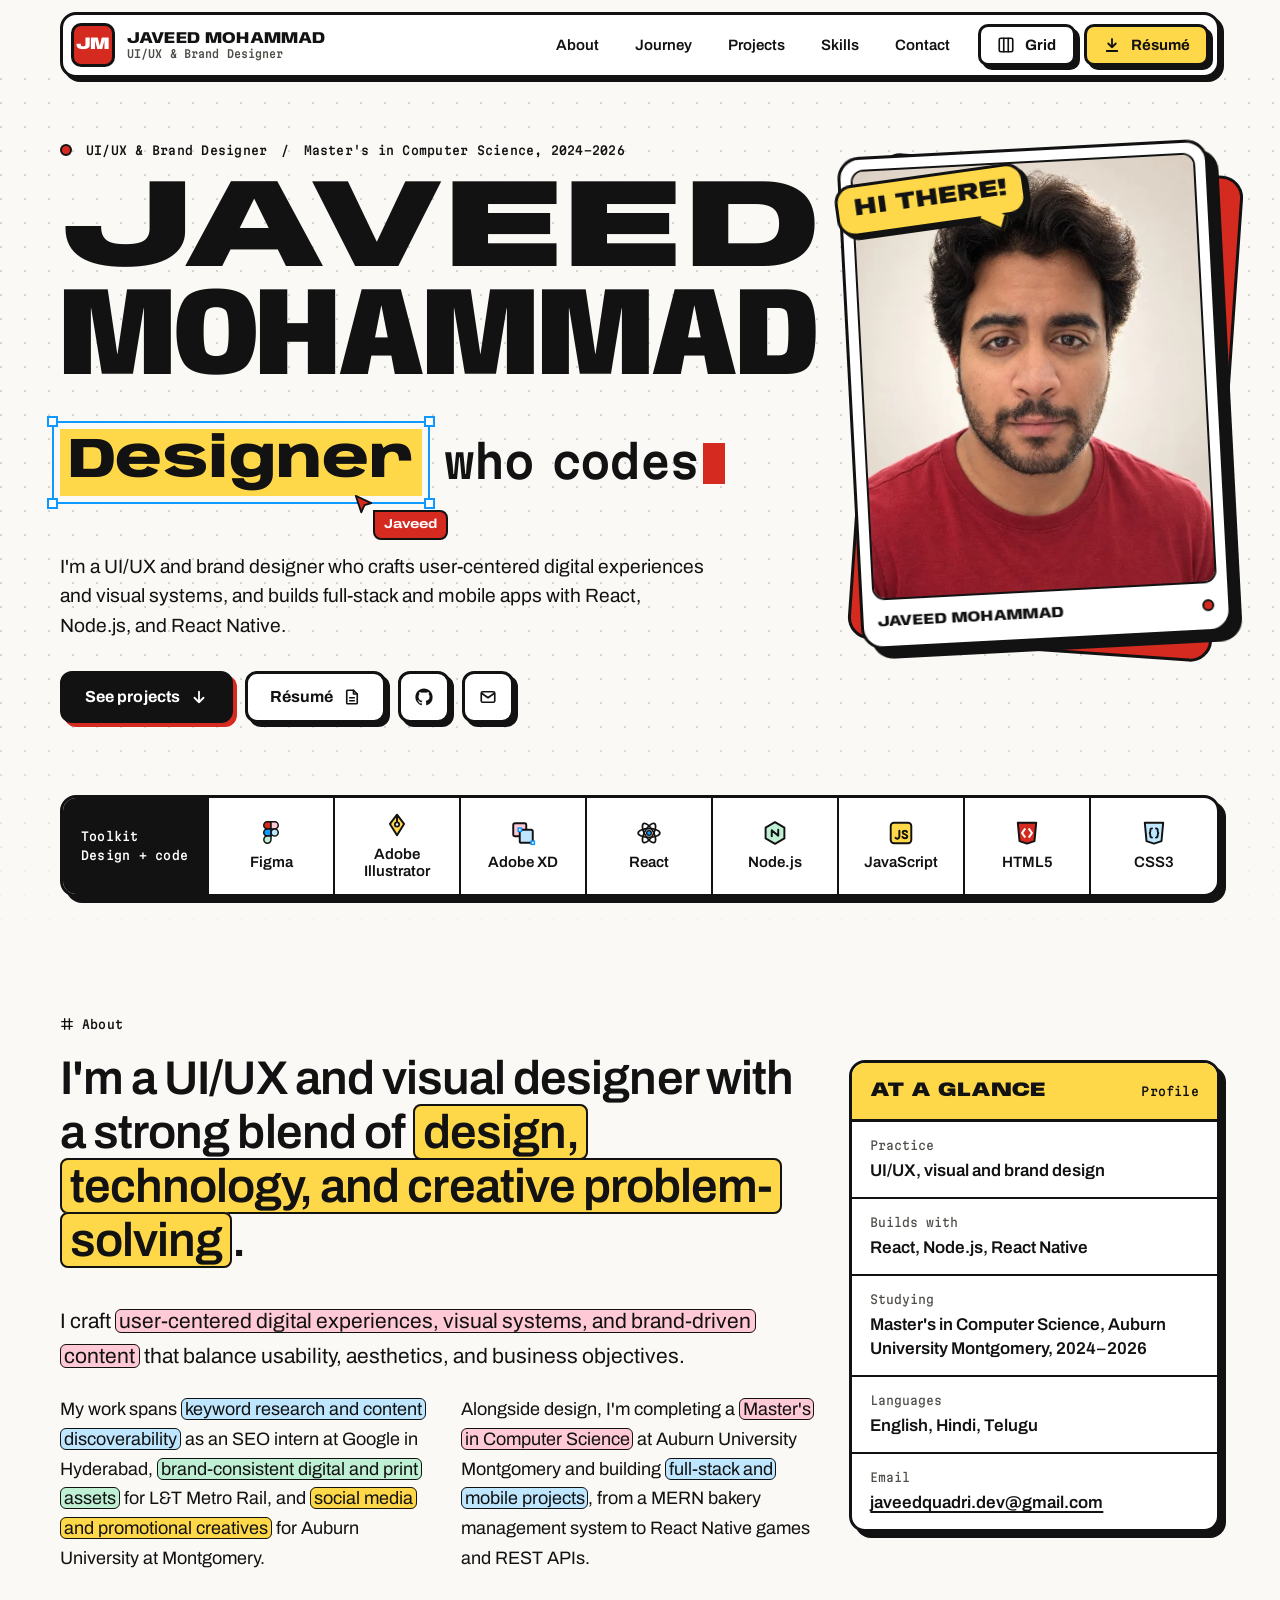
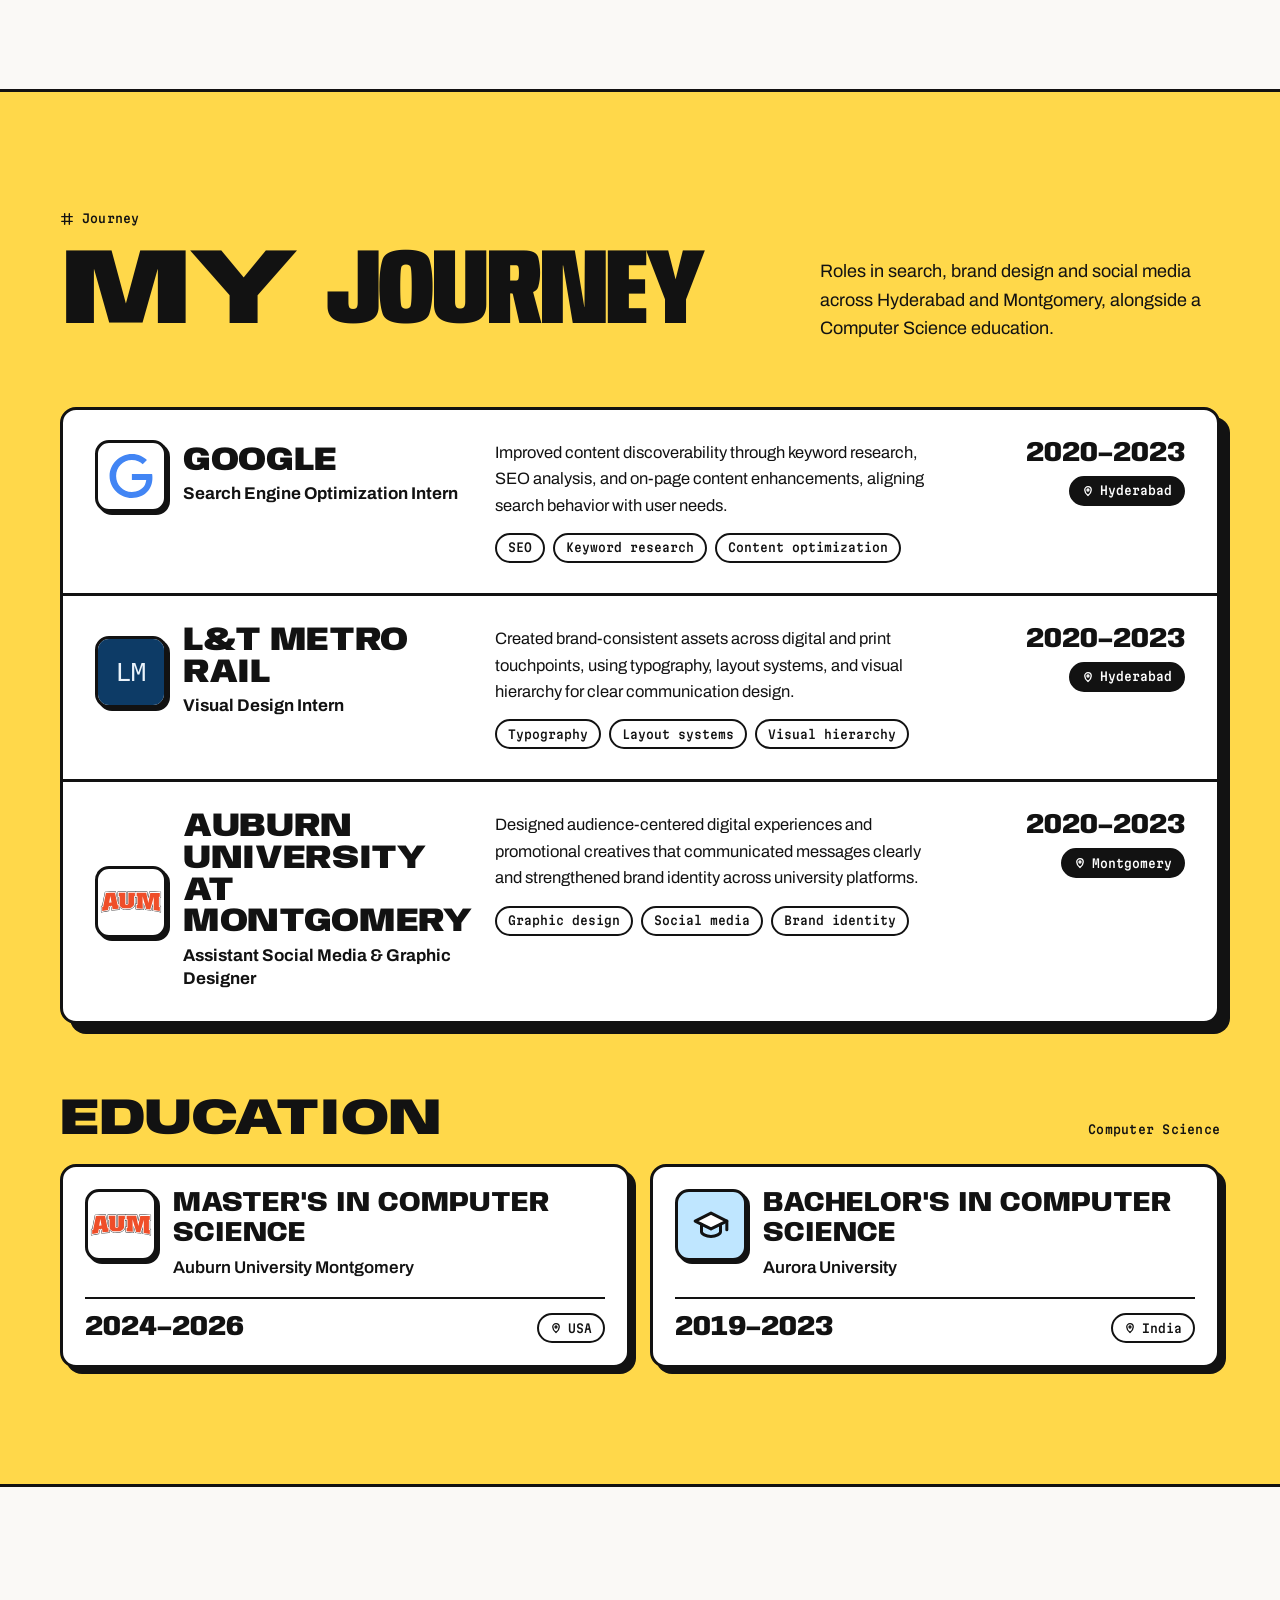
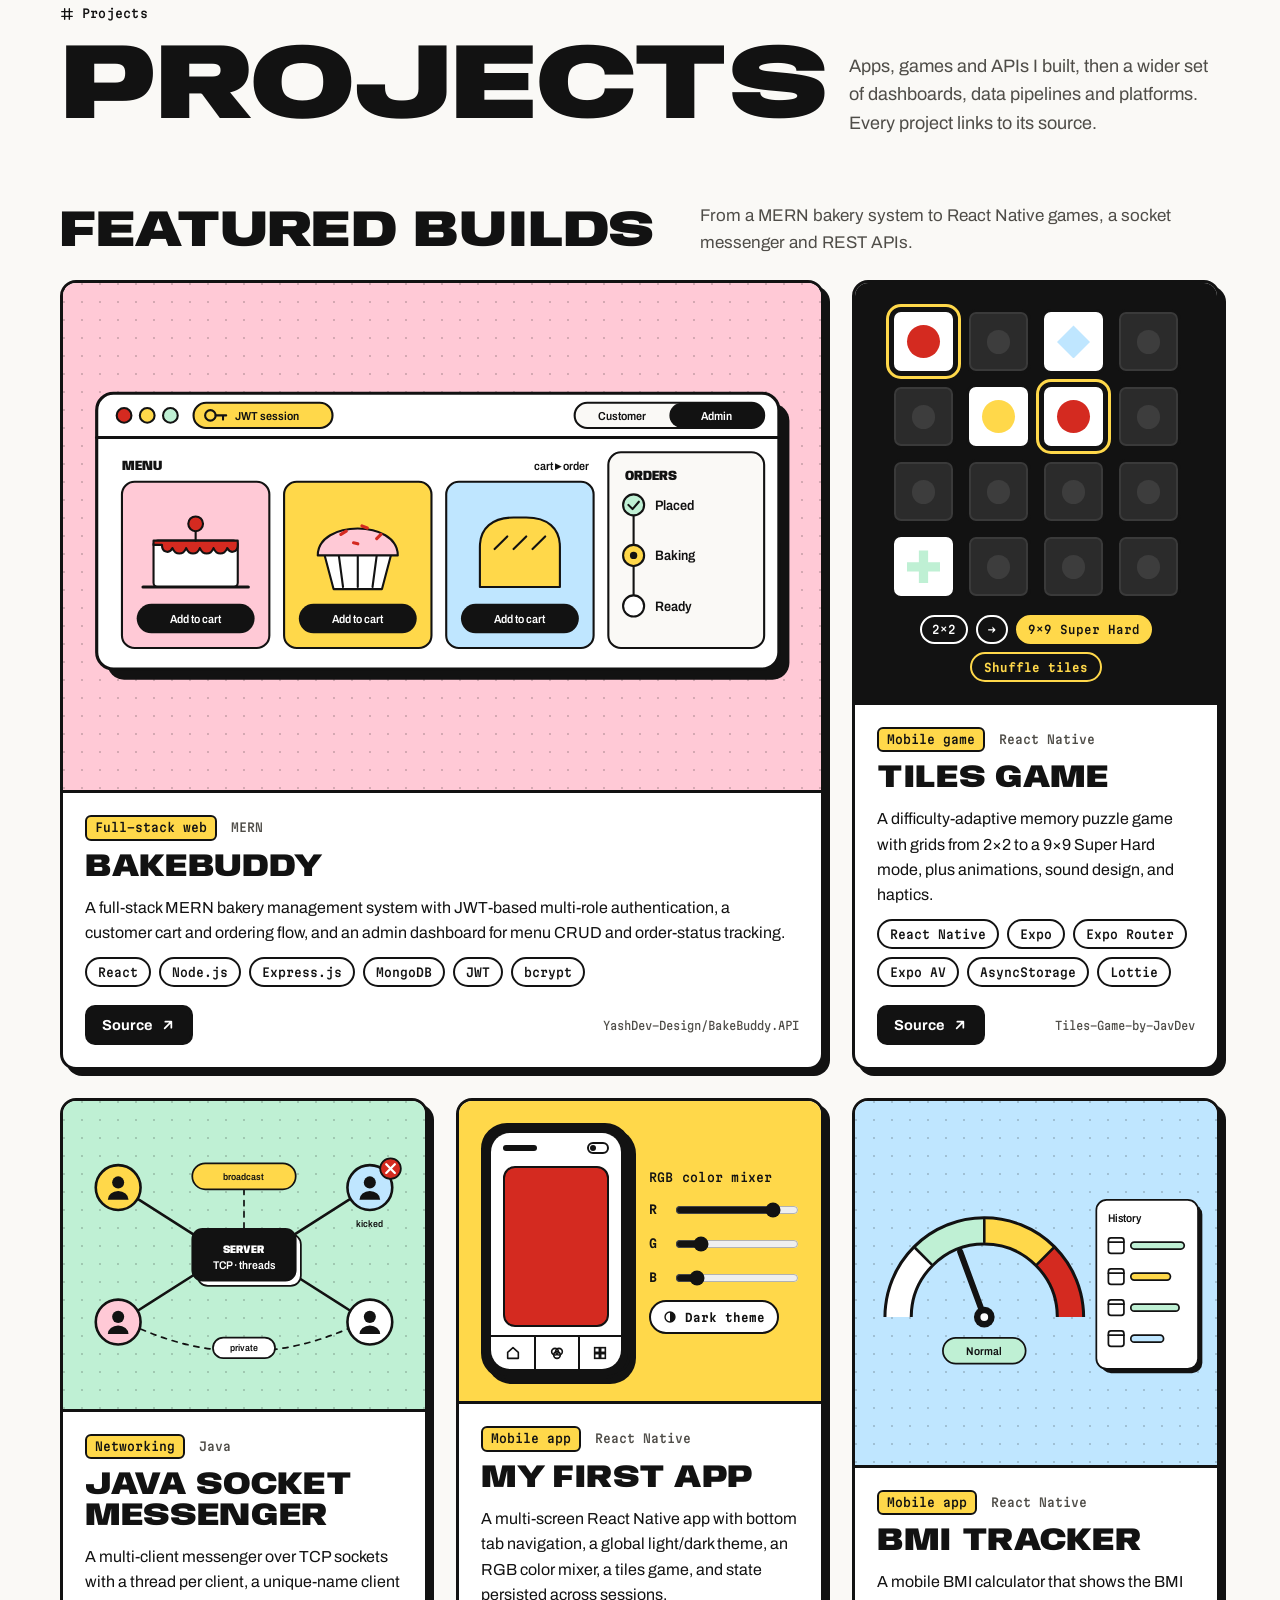
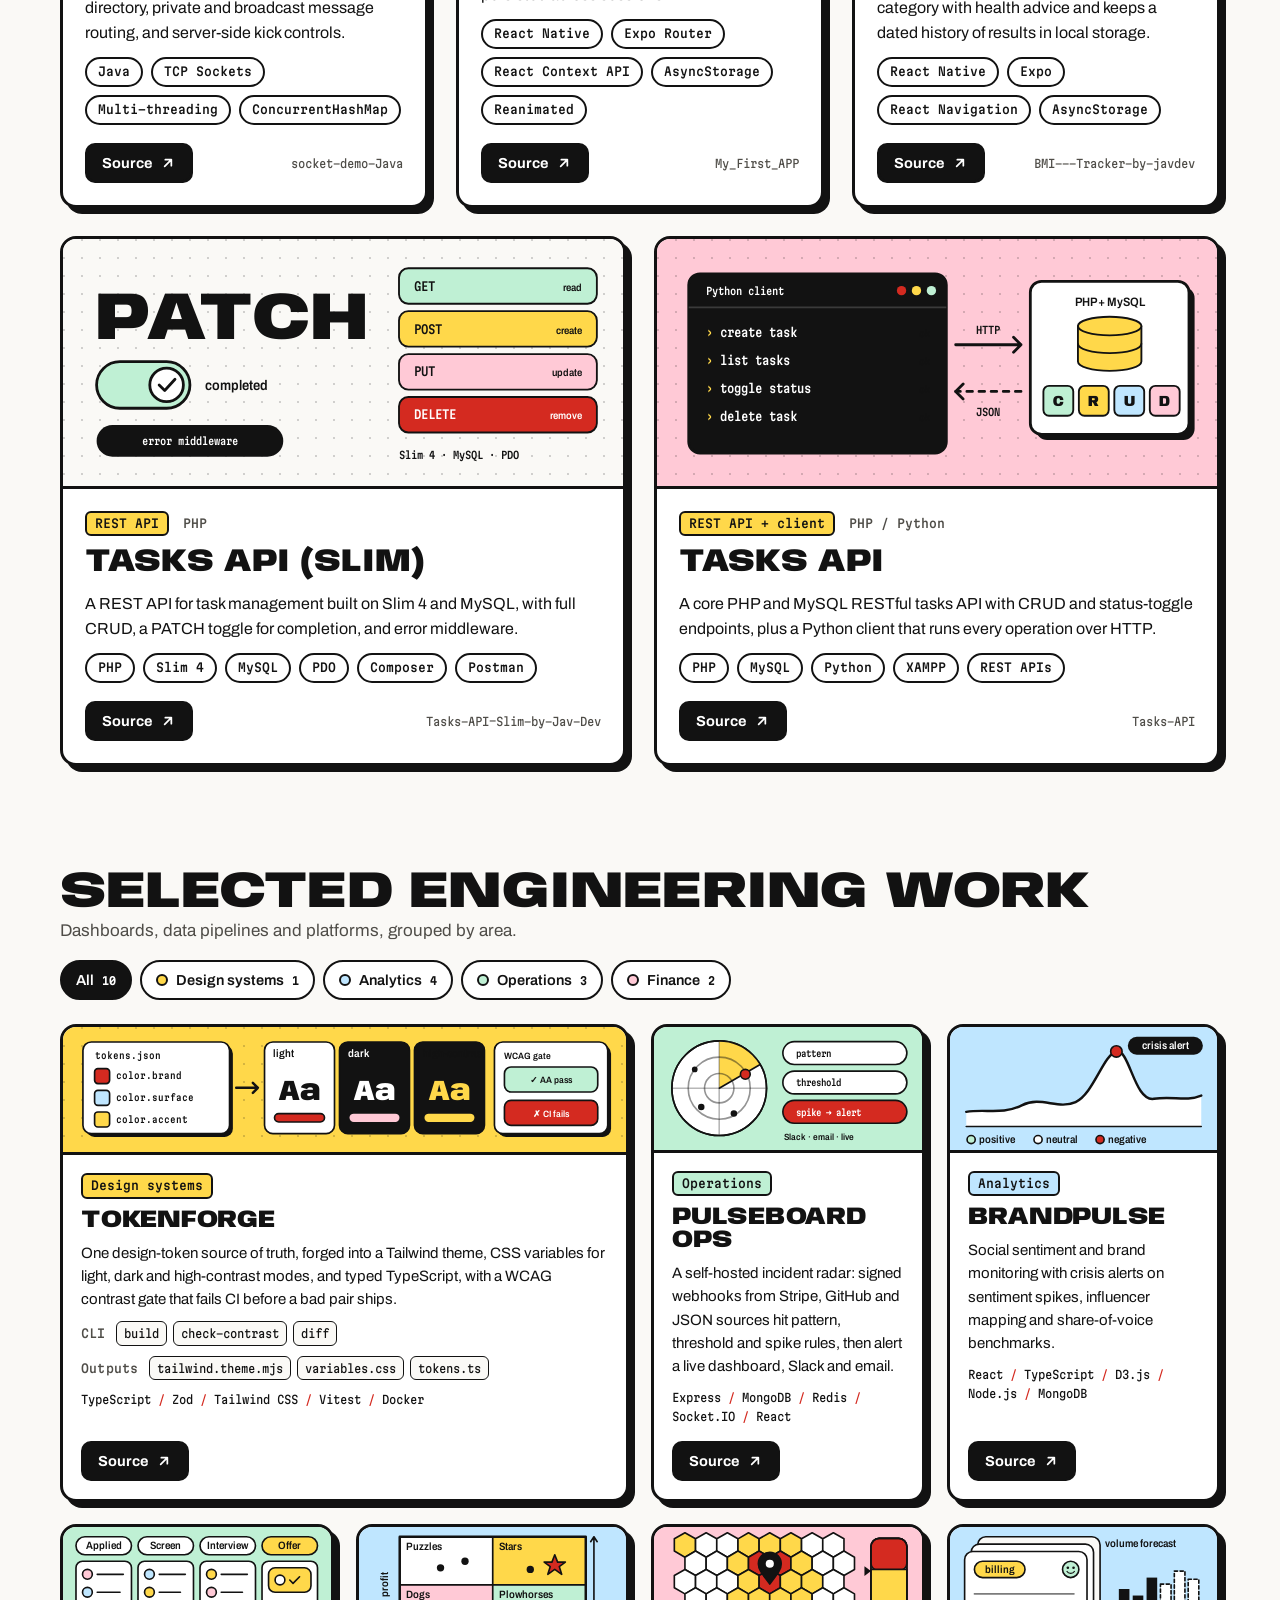
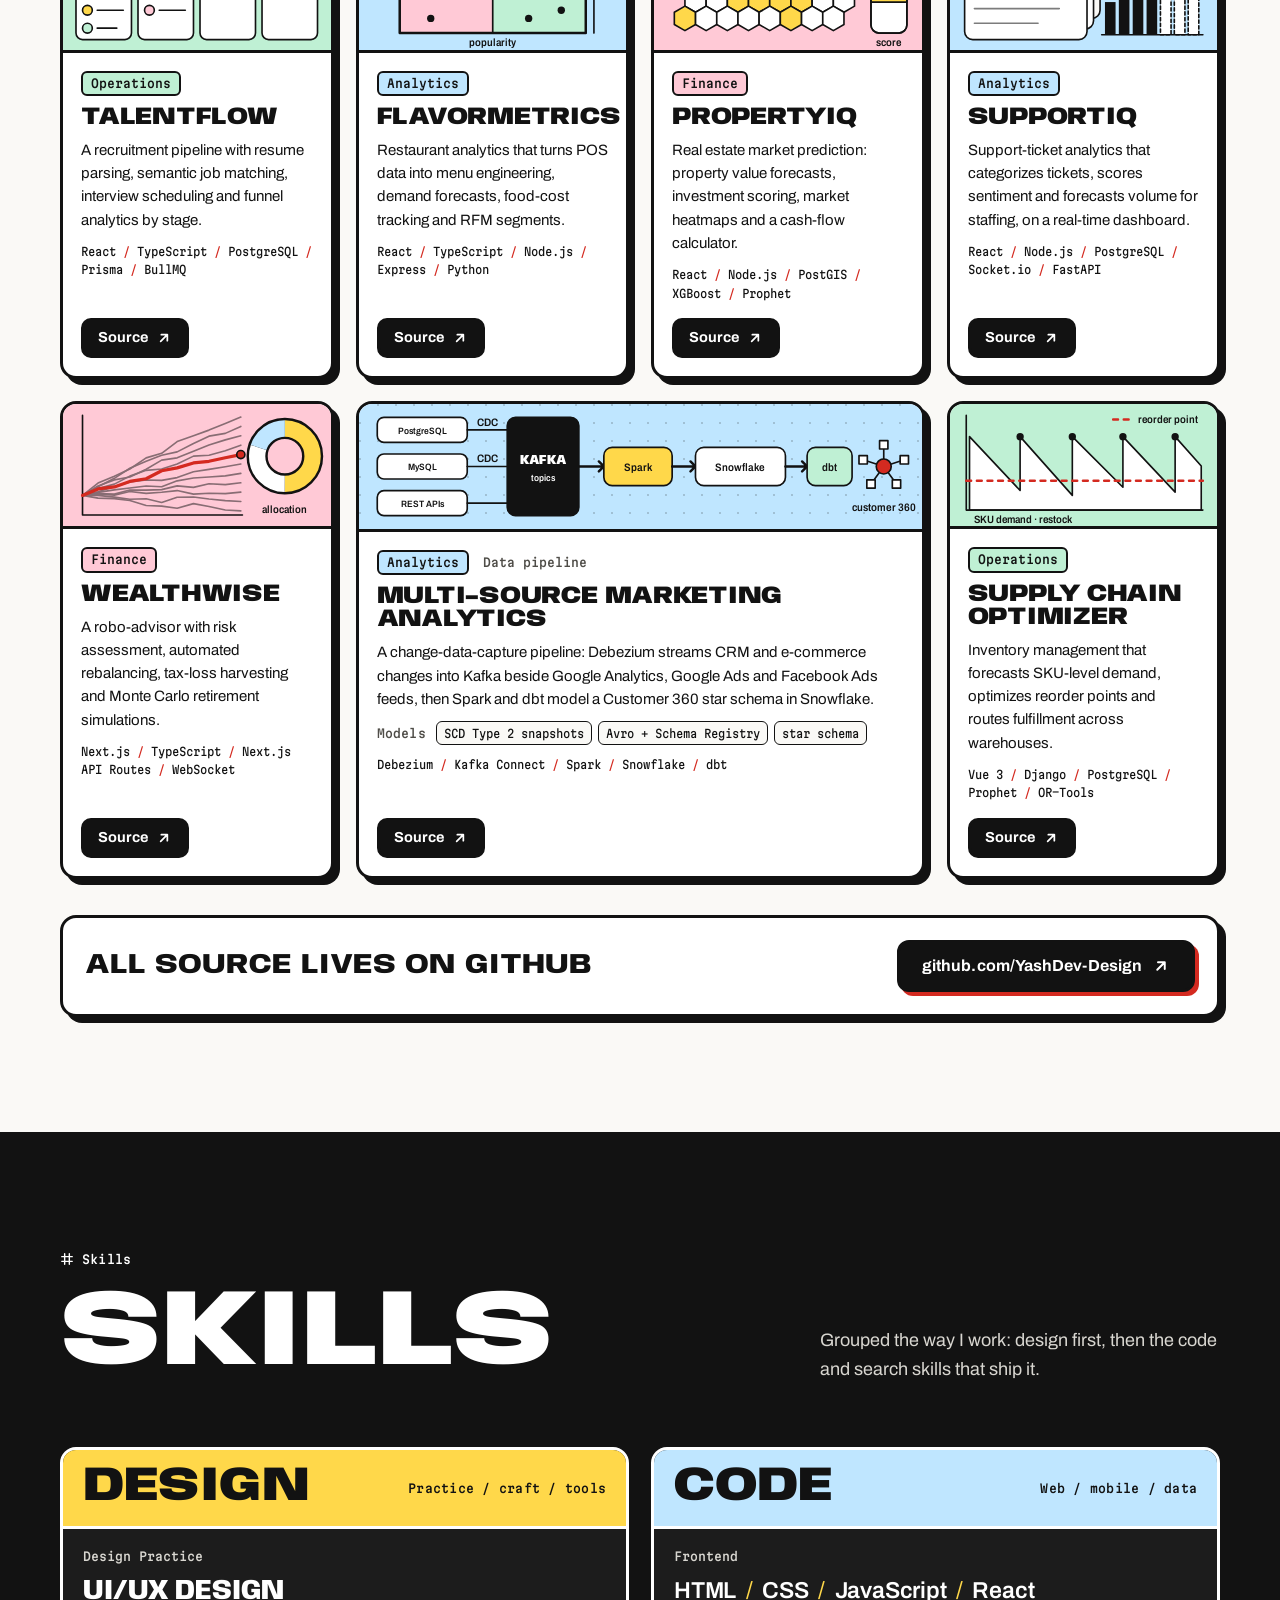
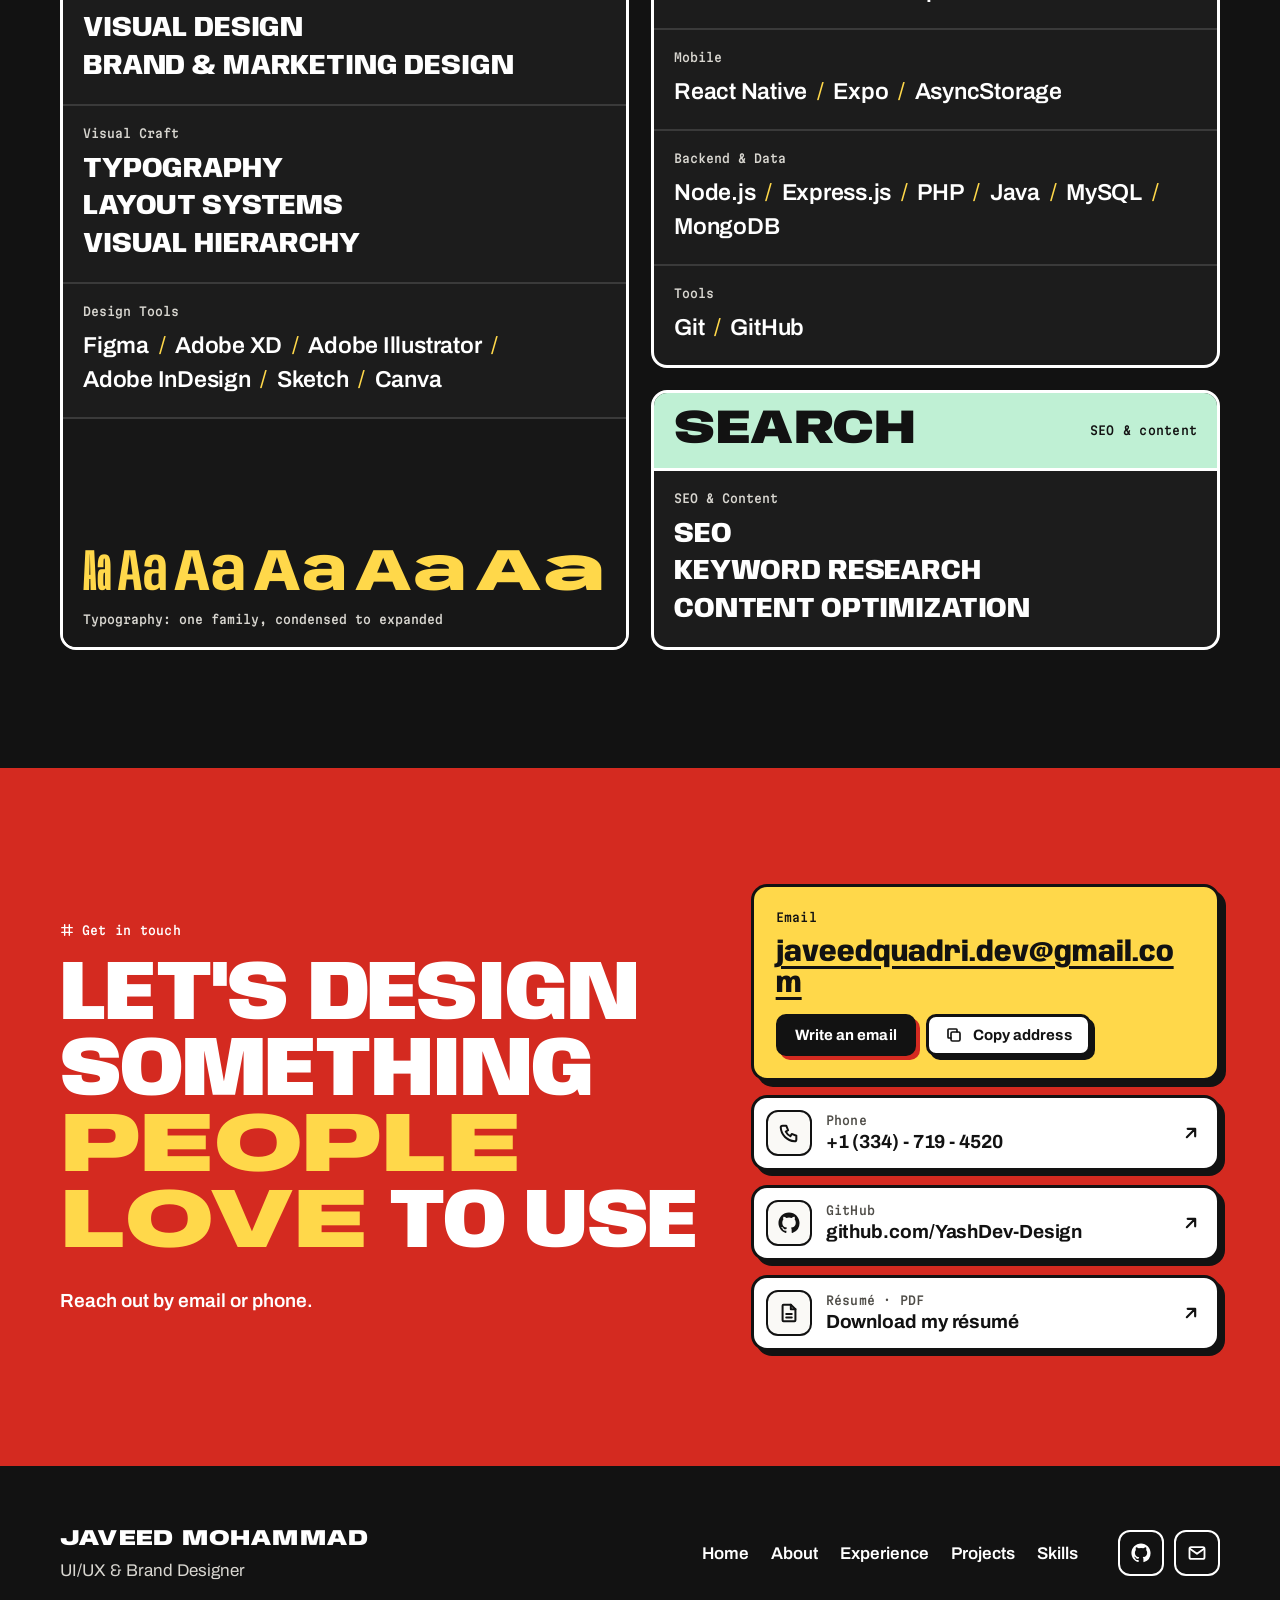
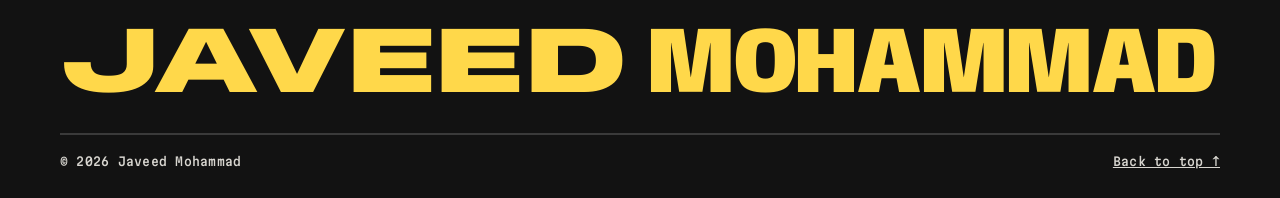
<file: index.html>
<!doctype html>
<html lang="en" class="no-js">
<head>
<meta charset="utf-8">
<meta name="viewport" content="width=device-width, initial-scale=1">
<title>Javeed Mohammad | UI/UX &amp; Brand Designer</title>
<meta name="description" content="Javeed Mohammad, UI/UX and brand designer crafting user-centered digital experiences, visual systems and brand content, plus React and React Native apps.">
<meta name="keywords" content="UI/UX Designer, Visual Designer, Brand Designer, Graphic Designer, Figma, Adobe XD, SEO, React, React Native">
<meta name="author" content="Javeed Mohammad">
<meta name="theme-color" content="#d42a20">
<link rel="canonical" href="https://javeedmohammad.com/">
<meta property="og:type" content="website">
<meta property="og:site_name" content="Javeed Mohammad">
<meta property="og:title" content="Javeed Mohammad | UI/UX &amp; Brand Designer">
<meta property="og:description" content="UI/UX and brand designer who crafts user-centered digital experiences and visual systems, and builds full-stack and mobile apps with React, Node.js and React Native.">
<meta property="og:url" content="https://javeedmohammad.com/">
<meta property="og:image" content="https://javeedmohammad.com/assets/images/social-card.png">
<meta property="og:image:width" content="1200">
<meta property="og:image:height" content="630">
<meta property="og:image:alt" content="Javeed Mohammad, UI/UX and brand designer who codes">
<meta name="twitter:card" content="summary_large_image">
<meta name="twitter:title" content="Javeed Mohammad | UI/UX &amp; Brand Designer">
<meta name="twitter:description" content="UI/UX and brand designer who crafts user-centered digital experiences and visual systems, and builds full-stack and mobile apps.">
<meta name="twitter:image" content="https://javeedmohammad.com/assets/images/social-card.png">
<link rel="icon" href="favicon.svg" type="image/svg+xml">
<link rel="apple-touch-icon" href="apple-touch-icon.png">
<link rel="preconnect" href="https://fonts.googleapis.com">
<link rel="preconnect" href="https://fonts.gstatic.com" crossorigin>
<link rel="stylesheet" href="https://fonts.googleapis.com/css2?family=Anybody:wdth,wght@50..150,500..900&amp;family=Archivo:wdth,wght@62..125,400..800&amp;family=Martian+Mono:wdth,wght@75..112.5,400..600&amp;display=swap">
<link rel="stylesheet" href="assets/css/style.css">
<script>document.documentElement.classList.replace('no-js', 'js');</script>
<script type="application/ld+json">
{
  "@context": "https://schema.org",
  "@type": "Person",
  "name": "Javeed Mohammad",
  "jobTitle": "UI/UX & Brand Designer",
  "description": "UI/UX and brand designer who crafts user-centered digital experiences and visual systems, and builds full-stack and mobile apps with React, Node.js and React Native.",
  "url": "https://javeedmohammad.com/",
  "image": "https://javeedmohammad.com/assets/images/javeed-mohammad.jpg",
  "email": "javeedquadri.dev@gmail.com",
  "telephone": "+13347194520",
  "sameAs": ["https://github.com/YashDev-Design"],
  "alumniOf": [
    { "@type": "CollegeOrUniversity", "name": "Auburn University at Montgomery" },
    { "@type": "CollegeOrUniversity", "name": "Aurora University" }
  ],
  "knowsAbout": ["UI/UX Design", "Visual Design", "Brand & Marketing Design", "Typography", "Layout Systems", "Visual Hierarchy", "Figma", "Adobe XD", "Adobe Illustrator", "React", "React Native", "Node.js", "SEO"],
  "knowsLanguage": ["English", "Hindi", "Telugu"]
}
</script>
</head>
<body>
<a class="skip" href="#main">Skip to content</a>

<header class="topbar">
  <div class="wrap">
    <nav class="nav" aria-label="Primary">
      <a class="brand" href="#hero" aria-label="Javeed Mohammad, back to top">
        <span class="mono-mark" aria-hidden="true">JM</span>
        <span class="brand-name">Javeed Mohammad<small>UI/UX &amp; Brand Designer</small></span>
      </a>
      <ul class="nav-links">
        <li><a href="#about">About</a></li>
        <li><a href="#experience">Journey</a></li>
        <li><a href="#projects">Projects</a></li>
        <li><a href="#skills">Skills</a></li>
        <li><a href="#contact">Contact</a></li>
      </ul>
      <div class="nav-actions">
        <button class="btn btn-sm grid-toggle" type="button" aria-pressed="false" title="Show the layout grid (shortcut: G)">
          <svg viewBox="0 0 24 24" fill="none" stroke="currentColor" stroke-width="2.2" stroke-linecap="round" aria-hidden="true"><rect x="3" y="3" width="18" height="18" rx="2"/><path d="M9 3v18M15 3v18"/></svg>
          <span>Grid</span>
        </button>
        <a class="btn btn-sm btn-lemon" href="assets/files/javeed-mohammad-resume.pdf" target="_blank" rel="noopener">
          <svg viewBox="0 0 24 24" fill="none" stroke="currentColor" stroke-width="2.4" stroke-linecap="round" stroke-linejoin="round" aria-hidden="true"><path d="M12 4v11M7 10l5 5 5-5M5 20h14"/></svg>
          Résumé
        </a>
        <details class="menu">
          <summary aria-label="Menu">
            <svg viewBox="0 0 24 24" fill="none" stroke="currentColor" stroke-width="2.6" stroke-linecap="round" aria-hidden="true"><path d="M4 7h16M4 12h16M4 17h16"/></svg>
            <span>Menu</span>
          </summary>
          <div class="menu-panel">
            <a href="#hero">Home <span>Top</span></a>
            <a href="#about">About <span>Profile</span></a>
            <a href="#experience">Journey <span>Roles + study</span></a>
            <a href="#projects">Projects <span>Source on GitHub</span></a>
            <a href="#skills">Skills <span>Design / code</span></a>
            <a href="#contact">Contact <span>Email + phone</span></a>
          </div>
        </details>
      </div>
    </nav>
  </div>
</header>

<main id="main">

<!-- ============ HERO ============ -->
<section id="hero" class="hero" aria-labelledby="hero-name">
  <div class="wrap">
    <div class="hero-grid">
      <div class="hero-copy">
        <p class="hero-eyebrow label"><span class="status-dot" aria-hidden="true"></span><span>UI/UX &amp; Brand Designer</span><span aria-hidden="true">/</span><span>Master's in Computer Science, 2024–2026</span></p>
        <h1 id="hero-name" class="name"><span class="n1">Javeed</span> <span class="n2">Mohammad</span></h1>
        <p class="thesis">
          <span class="sel">Designer<span class="handles" aria-hidden="true"><i></i><i></i><i></i><i></i></span><span class="cursor" aria-hidden="true"><svg viewBox="0 0 24 24"><path d="M3 2l17 8-7.5 2.2L9 20z" fill="#d42a20" stroke="#121212" stroke-width="2" stroke-linejoin="round"/></svg><span>Javeed</span></span></span>
          <span class="codes">who codes<span class="caret" aria-hidden="true"></span></span>
        </p>
        <p class="lede">I'm a UI/UX and brand designer who crafts user-centered digital experiences and visual systems, and builds full-stack and mobile apps with React, Node.js, and React Native.</p>
        <div class="hero-cta">
          <a class="btn btn-ink" href="#projects">See projects
            <svg viewBox="0 0 24 24" fill="none" stroke="currentColor" stroke-width="2.4" stroke-linecap="round" stroke-linejoin="round" aria-hidden="true"><path d="M12 5v14M6 13l6 6 6-6"/></svg>
          </a>
          <a class="btn hero-resume" href="assets/files/javeed-mohammad-resume.pdf" target="_blank" rel="noopener">Résumé
            <svg viewBox="0 0 24 24" fill="none" stroke="currentColor" stroke-width="2.2" stroke-linecap="round" stroke-linejoin="round" aria-hidden="true"><path d="M14 3H6a1 1 0 0 0-1 1v16a1 1 0 0 0 1 1h12a1 1 0 0 0 1-1V8z"/><path d="M14 3v5h5M9 13h6M9 17h6"/></svg>
          </a>
          <a class="btn btn-icon" href="https://github.com/YashDev-Design" target="_blank" rel="noopener" aria-label="GitHub profile, YashDev-Design">
            <svg viewBox="0 0 24 24" aria-hidden="true"><path fill="currentColor" d="M12 .5C5.65.5.5 5.65.5 12c0 5.08 3.29 9.39 7.86 10.91.58.1.79-.25.79-.56v-1.96c-3.2.7-3.87-1.54-3.87-1.54-.52-1.33-1.28-1.68-1.28-1.68-1.04-.71.08-.7.08-.7 1.15.08 1.76 1.18 1.76 1.18 1.03 1.76 2.69 1.25 3.35.96.1-.74.4-1.25.73-1.54-2.55-.29-5.24-1.28-5.24-5.69 0-1.26.45-2.28 1.18-3.09-.12-.29-.51-1.46.11-3.05 0 0 .97-.31 3.17 1.18a11 11 0 0 1 5.77 0c2.2-1.49 3.17-1.18 3.17-1.18.63 1.59.23 2.76.11 3.05.74.81 1.18 1.83 1.18 3.09 0 4.42-2.69 5.39-5.26 5.68.41.36.78 1.06.78 2.14v3.18c0 .31.21.67.8.56A11.5 11.5 0 0 0 23.5 12C23.5 5.65 18.35.5 12 .5z"/></svg>
          </a>
          <a class="btn btn-icon" href="mailto:javeedquadri.dev@gmail.com" aria-label="Email javeedquadri.dev@gmail.com">
            <svg viewBox="0 0 24 24" fill="none" stroke="currentColor" stroke-width="2.2" stroke-linecap="round" stroke-linejoin="round" aria-hidden="true"><rect x="3" y="5" width="18" height="14" rx="2"/><path d="m3.5 7 8.5 6 8.5-6"/></svg>
          </a>
        </div>
      </div>

      <figure class="portrait">
        <div class="portrait-plate" aria-hidden="true"></div>
        <div class="portrait-card">
          <picture>
            <source srcset="assets/images/javeed-mohammad.webp" type="image/webp">
            <img src="assets/images/javeed-mohammad.jpg" width="640" height="800" alt="Portrait of Javeed Mohammad, smiling slightly, in a red T-shirt" fetchpriority="high">
          </picture>
          <figcaption class="portrait-cap"><b>Javeed Mohammad</b><span class="cap-dot" aria-hidden="true"></span></figcaption>
        </div>
        <p class="bubble">Hi there!</p>
      </figure>
    </div>

    <div class="dock-wrap">
      <div class="dock" role="list" aria-label="Toolkit">
        <div class="dock-title" aria-hidden="true"><span class="label">Toolkit</span><span class="label">Design + code</span></div>
        <div class="tool" role="listitem">
          <svg viewBox="0 0 24 24" aria-hidden="true"><g stroke="#121212" stroke-width="1.4"><path d="M8.6 1.6h3.4v6.6H8.6a3.3 3.3 0 0 1 0-6.6z" fill="#d42a20"/><path d="M12 1.6h3.4a3.3 3.3 0 0 1 0 6.6H12z" fill="#ffc9d6"/><path d="M8.6 8.2H12v6.6H8.6a3.3 3.3 0 0 1 0-6.6z" fill="#0d99ff"/><circle cx="15.4" cy="11.5" r="3.3" fill="#bfe6ff"/><path d="M8.6 14.8H12v3.3a3.3 3.3 0 1 1-3.4-3.3z" fill="#bff0d4"/></g></svg>
          Figma
        </div>
        <div class="tool" role="listitem">
          <svg viewBox="0 0 24 24" aria-hidden="true"><path d="M12 2.5l6.5 8.5L12 21.5 5.5 11z" fill="#ffd84a" stroke="#121212" stroke-width="1.8" stroke-linejoin="round"/><path d="M12 2.5v7" stroke="#121212" stroke-width="1.8"/><circle cx="12" cy="11.5" r="2" fill="#fff" stroke="#121212" stroke-width="1.6"/></svg>
          Adobe Illustrator
        </div>
        <div class="tool" role="listitem">
          <svg viewBox="0 0 24 24" aria-hidden="true"><rect x="3" y="3" width="12" height="12" rx="1.5" fill="#ffc9d6" stroke="#121212" stroke-width="1.8"/><rect x="9" y="9" width="12" height="12" rx="1.5" fill="#bfe6ff" stroke="#121212" stroke-width="1.8"/><g fill="#fff" stroke="#0d99ff" stroke-width="1.4"><rect x="7.5" y="7.5" width="3" height="3"/><rect x="19.5" y="19.5" width="3" height="3"/></g></svg>
          Adobe XD
        </div>
        <div class="tool" role="listitem">
          <svg viewBox="0 0 24 24" aria-hidden="true"><g fill="none" stroke="#121212" stroke-width="1.6"><ellipse cx="12" cy="12" rx="10" ry="4"/><ellipse cx="12" cy="12" rx="10" ry="4" transform="rotate(60 12 12)"/><ellipse cx="12" cy="12" rx="10" ry="4" transform="rotate(120 12 12)"/></g><circle cx="12" cy="12" r="2.2" fill="#0d99ff" stroke="#121212" stroke-width="1.2"/></svg>
          React
        </div>
        <div class="tool" role="listitem">
          <svg viewBox="0 0 24 24" aria-hidden="true"><path d="M12 2l8.66 5v10L12 22l-8.66-5V7z" fill="#bff0d4" stroke="#121212" stroke-width="1.8" stroke-linejoin="round"/><path d="M9 15V9.5l6 5V9" fill="none" stroke="#121212" stroke-width="1.8" stroke-linecap="round" stroke-linejoin="round"/></svg>
          Node.js
        </div>
        <div class="tool" role="listitem">
          <svg viewBox="0 0 24 24" aria-hidden="true"><rect x="2.5" y="2.5" width="19" height="19" rx="3" fill="#ffd84a" stroke="#121212" stroke-width="1.8"/><path d="M10.5 10v5.2a2 2 0 0 1-3.6 1.2M17.6 11a2.2 2.2 0 0 0-2-1.1c-1.2 0-2 .7-2 1.6 0 2.2 4.2 1.3 4.2 3.5 0 1-.9 1.8-2.2 1.8a2.5 2.5 0 0 1-2.3-1.3" fill="none" stroke="#121212" stroke-width="1.8" stroke-linecap="round" stroke-linejoin="round"/></svg>
          JavaScript
        </div>
        <div class="tool" role="listitem">
          <svg viewBox="0 0 24 24" aria-hidden="true"><path d="M3.5 2.5h17l-1.6 17L12 21.8l-6.9-2.3z" fill="#d42a20" stroke="#121212" stroke-width="1.8" stroke-linejoin="round"/><path d="M10 8.5l-2.6 3.5 2.6 3.5M14 8.5l2.6 3.5-2.6 3.5" fill="none" stroke="#fff" stroke-width="1.9" stroke-linecap="round" stroke-linejoin="round"/></svg>
          HTML5
        </div>
        <div class="tool" role="listitem">
          <svg viewBox="0 0 24 24" aria-hidden="true"><path d="M3.5 2.5h17l-1.6 17L12 21.8l-6.9-2.3z" fill="#bfe6ff" stroke="#121212" stroke-width="1.8" stroke-linejoin="round"/><path d="M10.2 7.8c-1.4 0-1.6.8-1.6 1.8v.9c0 .8-.5 1.4-1.2 1.5.7.1 1.2.7 1.2 1.5v.9c0 1 .2 1.8 1.6 1.8M13.8 7.8c1.4 0 1.6.8 1.6 1.8v.9c0 .8.5 1.4 1.2 1.5-.7.1-1.2.7-1.2 1.5v.9c0 1-.2 1.8-1.6 1.8" fill="none" stroke="#121212" stroke-width="1.7" stroke-linecap="round"/></svg>
          CSS3
        </div>
      </div>
    </div>
  </div>
</section>

<!-- ============ ABOUT ============ -->
<section id="about" class="section about" aria-labelledby="about-title">
  <div class="wrap">
    <h2 id="about-title" class="frame-tag"><svg viewBox="0 0 24 24" fill="none" stroke="currentColor" stroke-width="2.4" stroke-linecap="round" aria-hidden="true"><path d="M8 3v18M16 3v18M3 8h18M3 16h18"/></svg>About</h2>
    <div class="about-grid">
      <div class="about-main">
        <p class="lead">I'm a UI/UX and visual designer with a strong blend of <span class="hl">design, technology, and creative problem-solving</span>.</p>
        <div class="about-cols">
          <p>I craft <span class="hl hl-rose">user-centered digital experiences, visual systems, and brand-driven content</span> that balance usability, aesthetics, and business objectives.</p>
          <p>My work spans <span class="hl hl-sky">keyword research and content discoverability</span> as an SEO intern at Google in Hyderabad, <span class="hl hl-mint">brand-consistent digital and print assets</span> for L&amp;T Metro Rail, and <span class="hl">social media and promotional creatives</span> for Auburn University at Montgomery.</p>
          <p>Alongside design, I'm completing a <span class="hl hl-rose">Master's in Computer Science</span> at Auburn University Montgomery and building <span class="hl hl-sky">full-stack and mobile projects</span>, from a MERN bakery management system to React Native games and REST APIs.</p>
        </div>
      </div>
      <aside class="facts" aria-labelledby="facts-title">
        <div class="facts-head"><h3 id="facts-title">At a glance</h3><span class="label">Profile</span></div>
        <dl>
          <div><dt>Practice</dt><dd>UI/UX, visual and brand design</dd></div>
          <div><dt>Builds with</dt><dd>React, Node.js, React Native</dd></div>
          <div><dt>Studying</dt><dd>Master's in Computer Science, Auburn University Montgomery, 2024–2026</dd></div>
          <div><dt>Languages</dt><dd>English, Hindi, Telugu</dd></div>
          <div><dt>Email</dt><dd><a href="mailto:javeedquadri.dev@gmail.com">javeedquadri.dev@gmail.com</a></dd></div>
        </dl>
      </aside>
    </div>
  </div>
</section>

<!-- ============ JOURNEY ============ -->
<section id="experience" class="section journey" aria-labelledby="journey-title">
  <div class="wrap">
    <div class="section-head">
      <div>
        <p class="frame-tag"><svg viewBox="0 0 24 24" fill="none" stroke="currentColor" stroke-width="2.4" stroke-linecap="round" aria-hidden="true"><path d="M8 3v18M16 3v18M3 8h18M3 16h18"/></svg>Journey</p>
        <h2 id="journey-title" class="h2">My <span class="alt">journey</span></h2>
      </div>
      <p class="intro">Roles in search, brand design and social media across Hyderabad and Montgomery, alongside a Computer Science education.</p>
    </div>

    <ul class="roles">
      <li class="role">
        <div class="role-top">
          <div class="logo-tile"><img src="assets/images/logos/google.svg" width="44" height="44" alt="Google logo"></div>
          <div>
            <h3 class="role-co">Google</h3>
            <p class="role-title">Search Engine Optimization Intern</p>
          </div>
        </div>
        <div class="role-main">
          <p class="role-desc">Improved content discoverability through keyword research, SEO analysis, and on-page content enhancements, aligning search behavior with user needs.</p>
          <ul class="chips" aria-label="Focus areas">
            <li class="chip">SEO</li><li class="chip">Keyword research</li><li class="chip">Content optimization</li>
          </ul>
        </div>
        <div class="role-meta">
          <p class="years">2020–2023</p>
          <span class="chip chip-ink chip-loc"><svg viewBox="0 0 24 24" fill="none" stroke="currentColor" stroke-width="2.6" aria-hidden="true"><path d="M12 21s-6.5-5.6-6.5-11.2a6.5 6.5 0 0 1 13 0C18.5 15.4 12 21 12 21z"/><circle cx="12" cy="10" r="2"/></svg>Hyderabad</span>
        </div>
      </li>
      <li class="role">
        <div class="role-top">
          <div class="logo-tile fill"><img src="assets/images/logos/lt-metro-rail.svg" width="72" height="72" alt="L&amp;T Metro Rail monogram"></div>
          <div>
            <h3 class="role-co">L&amp;T Metro Rail</h3>
            <p class="role-title">Visual Design Intern</p>
          </div>
        </div>
        <div class="role-main">
          <p class="role-desc">Created brand-consistent assets across digital and print touchpoints, using typography, layout systems, and visual hierarchy for clear communication design.</p>
          <ul class="chips" aria-label="Focus areas">
            <li class="chip">Typography</li><li class="chip">Layout systems</li><li class="chip">Visual hierarchy</li>
          </ul>
        </div>
        <div class="role-meta">
          <p class="years">2020–2023</p>
          <span class="chip chip-ink chip-loc"><svg viewBox="0 0 24 24" fill="none" stroke="currentColor" stroke-width="2.6" aria-hidden="true"><path d="M12 21s-6.5-5.6-6.5-11.2a6.5 6.5 0 0 1 13 0C18.5 15.4 12 21 12 21z"/><circle cx="12" cy="10" r="2"/></svg>Hyderabad</span>
        </div>
      </li>
      <li class="role">
        <div class="role-top">
          <div class="logo-tile wide"><img src="assets/images/logos/auburn-university-at-montgomery.svg" width="62" height="62" alt="Auburn University at Montgomery logo"></div>
          <div>
            <h3 class="role-co">Auburn University at Montgomery</h3>
            <p class="role-title">Assistant Social Media &amp; Graphic Designer</p>
          </div>
        </div>
        <div class="role-main">
          <p class="role-desc">Designed audience-centered digital experiences and promotional creatives that communicated messages clearly and strengthened brand identity across university platforms.</p>
          <ul class="chips" aria-label="Focus areas">
            <li class="chip">Graphic design</li><li class="chip">Social media</li><li class="chip">Brand identity</li>
          </ul>
        </div>
        <div class="role-meta">
          <p class="years">2020–2023</p>
          <span class="chip chip-ink chip-loc"><svg viewBox="0 0 24 24" fill="none" stroke="currentColor" stroke-width="2.6" aria-hidden="true"><path d="M12 21s-6.5-5.6-6.5-11.2a6.5 6.5 0 0 1 13 0C18.5 15.4 12 21 12 21z"/><circle cx="12" cy="10" r="2"/></svg>Montgomery</span>
        </div>
      </li>
    </ul>

    <div id="education" class="edu">
      <div class="edu-title"><h3 class="h3">Education</h3><span class="label edu-note">Computer Science</span></div>
      <ul class="edu-list">
        <li class="edu-card">
          <div class="logo-tile wide"><img src="assets/images/logos/auburn-university-at-montgomery.svg" width="62" height="62" alt="Auburn University Montgomery logo"></div>
          <div>
            <p class="edu-degree">Master's in Computer Science</p>
            <p class="edu-school">Auburn University Montgomery</p>
          </div>
          <div class="edu-years"><span class="years">2024–2026</span><span class="chip chip-loc"><svg viewBox="0 0 24 24" fill="none" stroke="currentColor" stroke-width="2.6" aria-hidden="true"><path d="M12 21s-6.5-5.6-6.5-11.2a6.5 6.5 0 0 1 13 0C18.5 15.4 12 21 12 21z"/><circle cx="12" cy="10" r="2"/></svg>USA</span></div>
        </li>
        <li class="edu-card">
          <div class="logo-tile t-sky"><svg viewBox="0 0 24 24" fill="none" stroke="#121212" stroke-width="1.9" stroke-linejoin="round" stroke-linecap="round" aria-hidden="true"><path d="M2 9.5 12 4.5l10 5-10 5z" fill="#fff"/><path d="M6 11.5v4.8c0 1.4 2.7 2.9 6 2.9s6-1.5 6-2.9v-4.8"/><path d="M22 9.5v5.5"/></svg></div>
          <div>
            <p class="edu-degree">Bachelor's in Computer Science</p>
            <p class="edu-school">Aurora University</p>
          </div>
          <div class="edu-years"><span class="years">2019–2023</span><span class="chip chip-loc"><svg viewBox="0 0 24 24" fill="none" stroke="currentColor" stroke-width="2.6" aria-hidden="true"><path d="M12 21s-6.5-5.6-6.5-11.2a6.5 6.5 0 0 1 13 0C18.5 15.4 12 21 12 21z"/><circle cx="12" cy="10" r="2"/></svg>India</span></div>
        </li>
      </ul>
    </div>
  </div>
</section>

<!-- ============ PROJECTS ============ -->
<section id="projects" class="section projects" aria-labelledby="projects-title">
  <div class="wrap">
    <div class="section-head">
      <div>
        <p class="frame-tag"><svg viewBox="0 0 24 24" fill="none" stroke="currentColor" stroke-width="2.4" stroke-linecap="round" aria-hidden="true"><path d="M8 3v18M16 3v18M3 8h18M3 16h18"/></svg>Projects</p>
        <h2 id="projects-title" class="h2">Projects</h2>
      </div>
      <p class="intro">Apps, games and APIs I built, then a wider set of dashboards, data pipelines and platforms. Every project links to its source.</p>
    </div>

    <div class="subhead">
      <h3 class="h3">Featured builds</h3>
      <p>From a MERN bakery system to React Native games, a socket messenger and REST APIs.</p>
    </div>

    <div class="feat-grid">

      <!-- BakeBuddy -->
      <article class="card f-bake" aria-labelledby="p-bakebuddy">
        <div class="viz t-rose viz-dots" aria-hidden="true">
          <svg viewBox="0 0 720 320" preserveAspectRatio="xMidYMid meet">
            <rect x="42" y="34" width="648" height="262" rx="16" class="v-ink"/>
            <rect x="32" y="24" width="648" height="262" rx="16" class="v-w v-st"/>
            <path d="M32 66h648" class="v-ln"/>
            <circle cx="58" cy="45" r="7" class="v-red v-st2"/><circle cx="80" cy="45" r="7" class="v-y v-st2"/><circle cx="102" cy="45" r="7" class="v-mint v-st2"/>
            <rect x="124" y="33" width="132" height="24" rx="12" class="v-y v-st2"/>
            <circle cx="140" cy="45" r="5" class="v-ln2"/><path d="M145 45h10M152 45v4" class="v-ln2"/>
            <text x="163" y="49.5" class="v-t v-ts">JWT session</text>
            <rect x="486" y="33" width="180" height="24" rx="12" class="v-paper v-st2"/>
            <rect x="576" y="33" width="90" height="24" rx="12" class="v-ink"/>
            <text x="531" y="49.5" text-anchor="middle" class="v-t v-ts">Customer</text>
            <text x="621" y="49.5" text-anchor="middle" class="v-t v-ts v-tw">Admin</text>
            <text x="56" y="97" class="v-t v-td" font-size="17">Menu</text>
            <text x="500" y="97" text-anchor="end" class="v-t v-ts">cart ▸ order</text>
            <!-- cake -->
            <rect x="56" y="108" width="140" height="158" rx="12" class="v-rose v-st2"/>
            <rect x="86" y="164" width="80" height="44" rx="4" class="v-w v-st2"/>
            <path d="M86 168v-4h80v4c0 7-7 9-10 3-3 7-10 7-13 0-3 7-10 7-13 0-3 7-10 7-13 0-3 7-10 7-13 0-3 6-10 4-10-3z" class="v-red v-st2"/>
            <path d="M126 164v-12" class="v-ln2"/><circle cx="126" cy="148" r="7" class="v-red v-st2"/>
            <path d="M76 208h100" class="v-ln"/>
            <rect x="70" y="224" width="112" height="28" rx="14" class="v-ink"/>
            <text x="126" y="242.5" text-anchor="middle" class="v-t v-ts v-tw">Add to cart</text>
            <!-- cupcake -->
            <rect x="210" y="108" width="140" height="158" rx="12" class="v-y v-st2"/>
            <path d="M248 176h64l-9 34h-46z" class="v-w v-st2"/>
            <path d="M262 178l4 30M280 178v30M298 178l-4 30" class="v-ln2"/>
            <path d="M242 178c0-34 76-34 76 0z" class="v-rose v-st2"/>
            <path d="M264 158l5-3M284 150l5 2M298 162l4-4M276 166l4 1" class="v-lnr" style="stroke-width:3"/>
            <rect x="224" y="224" width="112" height="28" rx="14" class="v-ink"/>
            <text x="280" y="242.5" text-anchor="middle" class="v-t v-ts v-tw">Add to cart</text>
            <!-- loaf -->
            <rect x="364" y="108" width="140" height="158" rx="12" class="v-sky v-st2"/>
            <path d="M396 208v-38c0-18 12-28 32-28h12c20 0 32 10 32 28v38z" class="v-y v-st2"/>
            <path d="M410 172l12-12M428 172l12-12M446 172l12-12" class="v-ln2"/>
            <rect x="378" y="224" width="112" height="28" rx="14" class="v-ink"/>
            <text x="434" y="242.5" text-anchor="middle" class="v-t v-ts v-tw">Add to cart</text>
            <!-- orders -->
            <rect x="518" y="80" width="148" height="186" rx="12" class="v-paper v-st2"/>
            <text x="534" y="106" class="v-t v-td" font-size="15">Orders</text>
            <path d="M542 130v96" class="v-ln2"/>
            <circle cx="542" cy="130" r="10" class="v-mint v-st2"/><path d="M537 130l4 4 6-7" class="v-ln2"/>
            <text x="562" y="134.5" class="v-t">Placed</text>
            <circle cx="542" cy="178" r="10" class="v-y v-st2"/><circle cx="542" cy="178" r="3.5" class="v-ink"/>
            <text x="562" y="182.5" class="v-t" font-weight="700">Baking</text>
            <circle cx="542" cy="226" r="10" class="v-w v-st2"/>
            <text x="562" y="230.5" class="v-t">Ready</text>
          </svg>
        </div>
        <div class="card-body">
          <p class="kicker"><span class="tag">Full-stack web</span><span>MERN</span></p>
          <h4 id="p-bakebuddy" class="p-name">BakeBuddy</h4>
          <p class="p-desc">A full-stack MERN bakery management system with JWT-based multi-role authentication, a customer cart and ordering flow, and an admin dashboard for menu CRUD and order-status tracking.</p>
          <ul class="chips" aria-label="Technologies"><li class="chip">React</li><li class="chip">Node.js</li><li class="chip">Express.js</li><li class="chip">MongoDB</li><li class="chip">JWT</li><li class="chip">bcrypt</li></ul>
          <div class="card-foot">
            <a class="src" href="https://github.com/YashDev-Design/BakeBuddy.API" target="_blank" rel="noopener" aria-label="Source code for BakeBuddy on GitHub">Source<svg viewBox="0 0 24 24" fill="none" stroke="currentColor" stroke-width="2.6" stroke-linecap="round" stroke-linejoin="round" aria-hidden="true"><path d="M7 17 17 7M8 7h9v9"/></svg></a>
            <span class="repo">YashDev-Design/BakeBuddy.API</span>
          </div>
        </div>
      </article>

      <!-- Tiles Game -->
      <article class="card f-tiles" aria-labelledby="p-tiles">
        <div class="viz viz-tiles" data-tiles>
          <div class="tiles" aria-hidden="true">
            <span class="tile up match" data-s="o" style="--c:#d42a20"></span>
            <span class="tile" data-s="t" style="--c:#ffd84a"></span>
            <span class="tile up" data-s="d" style="--c:#bfe6ff"></span>
            <span class="tile" data-s="p" style="--c:#bff0d4"></span>
            <span class="tile" data-s="s" style="--c:#ffc9d6"></span>
            <span class="tile up" data-s="o" style="--c:#ffd84a"></span>
            <span class="tile up match" data-s="o" style="--c:#d42a20"></span>
            <span class="tile" data-s="t" style="--c:#bfe6ff"></span>
            <span class="tile" data-s="d" style="--c:#ffc9d6"></span>
            <span class="tile" data-s="d" style="--c:#bfe6ff"></span>
            <span class="tile" data-s="t" style="--c:#ffd84a"></span>
            <span class="tile" data-s="s" style="--c:#ffc9d6"></span>
            <span class="tile up" data-s="p" style="--c:#bff0d4"></span>
            <span class="tile" data-s="t" style="--c:#bfe6ff"></span>
            <span class="tile" data-s="o" style="--c:#ffd84a"></span>
            <span class="tile" data-s="d" style="--c:#ffc9d6"></span>
          </div>
          <div class="tiles-bar">
            <span class="lvl">2×2</span><span class="lvl" aria-hidden="true">→</span><span class="lvl on">9×9 Super Hard</span>
            <button class="shuffle" type="button">Shuffle tiles</button>
          </div>
        </div>
        <div class="card-body">
          <p class="kicker"><span class="tag">Mobile game</span><span>React Native</span></p>
          <h4 id="p-tiles" class="p-name">Tiles Game</h4>
          <p class="p-desc">A difficulty-adaptive memory puzzle game with grids from 2×2 to a 9×9 Super Hard mode, plus animations, sound design, and haptics.</p>
          <ul class="chips" aria-label="Technologies"><li class="chip">React Native</li><li class="chip">Expo</li><li class="chip">Expo Router</li><li class="chip">Expo AV</li><li class="chip">AsyncStorage</li><li class="chip">Lottie</li></ul>
          <div class="card-foot">
            <a class="src" href="https://github.com/YashDev-Design/Tiles-Game-by-JavDev" target="_blank" rel="noopener" aria-label="Source code for Tiles Game on GitHub">Source<svg viewBox="0 0 24 24" fill="none" stroke="currentColor" stroke-width="2.6" stroke-linecap="round" stroke-linejoin="round" aria-hidden="true"><path d="M7 17 17 7M8 7h9v9"/></svg></a>
            <span class="repo">Tiles-Game-by-JavDev</span>
          </div>
        </div>
      </article>

      <!-- Java Socket Messenger -->
      <article class="card f-socket" aria-labelledby="p-socket">
        <div class="viz t-mint viz-dots" aria-hidden="true">
          <svg viewBox="0 0 420 260" preserveAspectRatio="xMidYMid meet">
            <path d="M88 66L154 108M332 66L266 108M88 194L154 152M332 194L266 152" class="v-ln"/>
            <path d="M90 216Q210 268 330 216" class="v-ln2 v-dash"/>
            <path d="M210 54V100" class="v-ln2 v-dash"/>
            <rect x="156" y="106" width="120" height="60" rx="12" class="v-w v-st2"/>
            <rect x="150" y="100" width="120" height="60" rx="12" class="v-ink v-st2"/>
            <text x="210" y="128" text-anchor="middle" class="v-t v-td v-tw" font-size="15">Server</text>
            <text x="210" y="146" text-anchor="middle" class="v-t v-tw" font-size="10">TCP · threads</text>
            <g><circle cx="64" cy="52" r="26" class="v-y v-st"/><circle cx="64" cy="46" r="7" class="v-ink"/><path d="M52 66a12 10 0 0 1 24 0z" class="v-ink"/></g>
            <g><circle cx="356" cy="52" r="26" class="v-sky v-st"/><circle cx="356" cy="46" r="7" class="v-ink"/><path d="M344 66a12 10 0 0 1 24 0z" class="v-ink"/></g>
            <g><circle cx="64" cy="208" r="26" class="v-rose v-st"/><circle cx="64" cy="202" r="7" class="v-ink"/><path d="M52 222a12 10 0 0 1 24 0z" class="v-ink"/></g>
            <g><circle cx="356" cy="208" r="26" class="v-w v-st"/><circle cx="356" cy="202" r="7" class="v-ink"/><path d="M344 222a12 10 0 0 1 24 0z" class="v-ink"/></g>
            <rect x="150" y="24" width="120" height="30" rx="15" class="v-y v-st2"/>
            <text x="210" y="43.5" text-anchor="middle" class="v-t v-ts">broadcast</text>
            <rect x="174" y="226" width="72" height="24" rx="12" class="v-w v-st2"/>
            <text x="210" y="242" text-anchor="middle" class="v-t v-ts">private</text>
            <circle cx="380" cy="30" r="12" class="v-red v-st2"/><path d="M375 25l10 10M385 25l-10 10" class="v-lnw" style="stroke-width:2.6"/>
            <text x="356" y="98" text-anchor="middle" class="v-t v-ts">kicked</text>
          </svg>
        </div>
        <div class="card-body">
          <p class="kicker"><span class="tag">Networking</span><span>Java</span></p>
          <h4 id="p-socket" class="p-name">Java Socket Messenger</h4>
          <p class="p-desc">A multi-client messenger over TCP sockets with a thread per client, a unique-name client directory, private and broadcast message routing, and server-side kick controls.</p>
          <ul class="chips" aria-label="Technologies"><li class="chip">Java</li><li class="chip">TCP Sockets</li><li class="chip">Multi-threading</li><li class="chip">ConcurrentHashMap</li></ul>
          <div class="card-foot">
            <a class="src" href="https://github.com/YashDev-Design/socket-demo-Java" target="_blank" rel="noopener" aria-label="Source code for Java Socket Messenger on GitHub">Source<svg viewBox="0 0 24 24" fill="none" stroke="currentColor" stroke-width="2.6" stroke-linecap="round" stroke-linejoin="round" aria-hidden="true"><path d="M7 17 17 7M8 7h9v9"/></svg></a>
            <span class="repo">socket-demo-Java</span>
          </div>
        </div>
      </article>

      <!-- My First App -->
      <article class="card f-first" aria-labelledby="p-first">
        <div class="viz viz-mixer t-lemon" data-mixer>
          <div class="phone" aria-hidden="true">
            <div class="phone-screen">
              <div class="phone-top"><i></i><b></b></div>
              <div class="swatch"></div>
              <div class="phone-tabs">
                <span><svg viewBox="0 0 24 24" fill="none" stroke="#121212" stroke-width="2.4" stroke-linejoin="round"><path d="M4 11l8-7 8 7v9H4z"/></svg></span>
                <span><svg viewBox="0 0 24 24" fill="none" stroke="#121212" stroke-width="2.4"><circle cx="9" cy="10" r="5"/><circle cx="15" cy="10" r="5"/><circle cx="12" cy="15" r="5"/></svg></span>
                <span><svg viewBox="0 0 24 24" fill="none" stroke="#121212" stroke-width="2.4"><rect x="4" y="4" width="7" height="7"/><rect x="13" y="4" width="7" height="7"/><rect x="4" y="13" width="7" height="7"/><rect x="13" y="13" width="7" height="7"/></svg></span>
              </div>
            </div>
          </div>
          <div class="mixer-side">
            <p class="label">RGB color mixer</p>
            <div class="mixer-live">
              <div class="mixer">
                <label><span>R</span><input type="range" min="0" max="255" value="212" data-ch="mr" aria-label="Red channel"></label>
                <label><span>G</span><input type="range" min="0" max="255" value="42" data-ch="mg" aria-label="Green channel"></label>
                <label><span>B</span><input type="range" min="0" max="255" value="32" data-ch="mb" aria-label="Blue channel"></label>
                <button class="theme-switch" type="button" aria-pressed="false"><svg viewBox="0 0 24 24" aria-hidden="true"><circle cx="12" cy="12" r="8.5" fill="#fff" stroke="#121212" stroke-width="2.4"/><path d="M12 3.5a8.5 8.5 0 0 1 0 17z" fill="#121212"/></svg><span>Dark theme</span></button>
              </div>
            </div>
            <p class="mixer-static">Red, green and blue channels mix into one swatch, with a global light/dark theme.</p>
          </div>
        </div>
        <div class="card-body">
          <p class="kicker"><span class="tag">Mobile app</span><span>React Native</span></p>
          <h4 id="p-first" class="p-name">My First App</h4>
          <p class="p-desc">A multi-screen React Native app with bottom tab navigation, a global light/dark theme, an RGB color mixer, a tiles game, and state persisted across sessions.</p>
          <ul class="chips" aria-label="Technologies"><li class="chip">React Native</li><li class="chip">Expo Router</li><li class="chip">React Context API</li><li class="chip">AsyncStorage</li><li class="chip">Reanimated</li></ul>
          <div class="card-foot">
            <a class="src" href="https://github.com/YashDev-Design/My_First_APP" target="_blank" rel="noopener" aria-label="Source code for My First App on GitHub">Source<svg viewBox="0 0 24 24" fill="none" stroke="currentColor" stroke-width="2.6" stroke-linecap="round" stroke-linejoin="round" aria-hidden="true"><path d="M7 17 17 7M8 7h9v9"/></svg></a>
            <span class="repo">My_First_APP</span>
          </div>
        </div>
      </article>

      <!-- BMI Tracker -->
      <article class="card f-bmi" aria-labelledby="p-bmi">
        <div class="viz t-sky viz-dots" aria-hidden="true">
          <svg viewBox="0 0 420 260" preserveAspectRatio="xMidYMid meet">
            <path d="M50 170A100 100 0 0 1 250 170" fill="none" stroke="#121212" stroke-width="34"/>
            <path d="M50 170A100 100 0 0 1 79.29 99.29" fill="none" stroke="#ffffff" stroke-width="27"/>
            <path d="M79.29 99.29A100 100 0 0 1 150 70" fill="none" stroke="#bff0d4" stroke-width="27"/>
            <path d="M150 70A100 100 0 0 1 220.71 99.29" fill="none" stroke="#ffd84a" stroke-width="27"/>
            <path d="M220.71 99.29A100 100 0 0 1 250 170" fill="none" stroke="#d42a20" stroke-width="27"/>
            <path d="M88.5 108.5L70.1 90.1M150 83V57M211.5 108.5L229.9 90.1" class="v-ln"/>
            <path d="M150 170L122 94" fill="none" stroke="#121212" stroke-width="7" stroke-linecap="round"/>
            <circle cx="150" cy="170" r="12" class="v-ink"/><circle cx="150" cy="170" r="4.5" class="v-w"/>
            <rect x="102" y="194" width="96" height="30" rx="15" class="v-mint v-st2"/>
            <text x="150" y="214" text-anchor="middle" class="v-t" font-weight="600">Normal</text>
            <rect x="285" y="39" width="118" height="196" rx="12" class="v-ink"/>
            <rect x="280" y="34" width="118" height="196" rx="12" class="v-w v-st2"/>
            <text x="294" y="60" class="v-t" font-weight="600">History</text>
            <g class="v-st2">
              <rect x="294" y="78" width="18" height="18" rx="3" class="v-w"/><rect x="320" y="83" width="62" height="8" rx="4" class="v-mint"/>
              <rect x="294" y="114" width="18" height="18" rx="3" class="v-w"/><rect x="320" y="119" width="46" height="8" rx="4" class="v-y"/>
              <rect x="294" y="150" width="18" height="18" rx="3" class="v-w"/><rect x="320" y="155" width="56" height="8" rx="4" class="v-mint"/>
              <rect x="294" y="186" width="18" height="18" rx="3" class="v-w"/><rect x="320" y="191" width="38" height="8" rx="4" class="v-sky"/>
            </g>
            <path d="M294 83h18M294 119h18M294 155h18M294 191h18" class="v-ln2"/>
          </svg>
        </div>
        <div class="card-body">
          <p class="kicker"><span class="tag">Mobile app</span><span>React Native</span></p>
          <h4 id="p-bmi" class="p-name">BMI Tracker</h4>
          <p class="p-desc">A mobile BMI calculator that shows the BMI category with health advice and keeps a dated history of results in local storage.</p>
          <ul class="chips" aria-label="Technologies"><li class="chip">React Native</li><li class="chip">Expo</li><li class="chip">React Navigation</li><li class="chip">AsyncStorage</li></ul>
          <div class="card-foot">
            <a class="src" href="https://github.com/YashDev-Design/BMI---Tracker-by-javdev" target="_blank" rel="noopener" aria-label="Source code for BMI Tracker on GitHub">Source<svg viewBox="0 0 24 24" fill="none" stroke="currentColor" stroke-width="2.6" stroke-linecap="round" stroke-linejoin="round" aria-hidden="true"><path d="M7 17 17 7M8 7h9v9"/></svg></a>
            <span class="repo">BMI---Tracker-by-javdev</span>
          </div>
        </div>
      </article>

      <!-- Tasks API (Slim) -->
      <article class="card f-slim" aria-labelledby="p-slim">
        <div class="viz t-paper viz-dots" aria-hidden="true">
          <svg viewBox="0 0 600 250" preserveAspectRatio="xMidYMid meet">
            <text x="34" y="100" class="v-td" font-size="72" style="font-variation-settings:'wdth' 118" fill="#121212">Patch</text>
            <rect x="36" y="124" width="100" height="50" rx="25" class="v-mint v-st"/>
            <circle cx="111" cy="149" r="18" class="v-w v-st"/><path d="M103 149l6 6 11-12" class="v-ln"/>
            <text x="152" y="155" class="v-t v-tl">completed</text>
            <rect x="36" y="192" width="200" height="34" rx="17" class="v-ink"/>
            <text x="136" y="213.5" text-anchor="middle" class="v-t v-m v-ts v-tw">error middleware</text>
            <g class="v-st2">
              <rect x="360" y="24" width="212" height="38" rx="10" class="v-mint"/>
              <rect x="360" y="70" width="212" height="38" rx="10" class="v-y"/>
              <rect x="360" y="116" width="212" height="38" rx="10" class="v-rose"/>
              <rect x="360" y="162" width="212" height="38" rx="10" class="v-red"/>
            </g>
            <text x="376" y="48" class="v-t v-m" font-weight="600">GET</text><text x="556" y="48" text-anchor="end" class="v-t v-ts">read</text>
            <text x="376" y="94" class="v-t v-m" font-weight="600">POST</text><text x="556" y="94" text-anchor="end" class="v-t v-ts">create</text>
            <text x="376" y="140" class="v-t v-m" font-weight="600">PUT</text><text x="556" y="140" text-anchor="end" class="v-t v-ts">update</text>
            <text x="376" y="186" class="v-t v-m v-tw" font-weight="600">DELETE</text><text x="556" y="186" text-anchor="end" class="v-t v-ts v-tw">remove</text>
            <text x="360" y="228" class="v-t v-m v-ts">Slim 4 · MySQL · PDO</text>
          </svg>
        </div>
        <div class="card-body">
          <p class="kicker"><span class="tag">REST API</span><span>PHP</span></p>
          <h4 id="p-slim" class="p-name">Tasks API (Slim)</h4>
          <p class="p-desc">A REST API for task management built on Slim 4 and MySQL, with full CRUD, a PATCH toggle for completion, and error middleware.</p>
          <ul class="chips" aria-label="Technologies"><li class="chip">PHP</li><li class="chip">Slim 4</li><li class="chip">MySQL</li><li class="chip">PDO</li><li class="chip">Composer</li><li class="chip">Postman</li></ul>
          <div class="card-foot">
            <a class="src" href="https://github.com/YashDev-Design/Tasks-API-Slim-by-Jav-Dev" target="_blank" rel="noopener" aria-label="Source code for Tasks API (Slim) on GitHub">Source<svg viewBox="0 0 24 24" fill="none" stroke="currentColor" stroke-width="2.6" stroke-linecap="round" stroke-linejoin="round" aria-hidden="true"><path d="M7 17 17 7M8 7h9v9"/></svg></a>
            <span class="repo">Tasks-API-Slim-by-Jav-Dev</span>
          </div>
        </div>
      </article>

      <!-- Tasks API -->
      <article class="card f-tasks" aria-labelledby="p-tasks">
        <div class="viz t-rose viz-dots" aria-hidden="true">
          <svg viewBox="0 0 600 250" preserveAspectRatio="xMidYMid meet">
            <rect x="34" y="30" width="276" height="192" rx="12" class="v-ink v-st"/>
            <path d="M34 66h276" stroke="#3a3a3a" stroke-width="2"/>
            <text x="52" y="53" class="v-t v-m v-ts v-tw">Python client</text>
            <circle cx="262" cy="48" r="5" class="v-red"/><circle cx="278" cy="48" r="5" class="v-y"/><circle cx="294" cy="48" r="5" class="v-mint"/>
            <text x="52" y="98" class="v-t v-m v-tw"><tspan class="v-y">›</tspan> create task</text>
            <text x="52" y="128" class="v-t v-m v-tw"><tspan class="v-y">›</tspan> list tasks</text>
            <text x="52" y="158" class="v-t v-m v-tw"><tspan class="v-y">›</tspan> toggle status</text>
            <text x="52" y="188" class="v-t v-m v-tw"><tspan class="v-y">›</tspan> delete task</text>
            <text x="292" y="98" text-anchor="end" class="v-t v-ts v-mint">ok</text>
            <text x="292" y="128" text-anchor="end" class="v-t v-ts v-mint">ok</text>
            <text x="292" y="158" text-anchor="end" class="v-t v-ts v-mint">ok</text>
            <text x="292" y="188" text-anchor="end" class="v-t v-ts v-mint">ok</text>
            <path d="M320 106H390M382 98l8 8-8 8" class="v-ln"/>
            <text x="355" y="94" text-anchor="middle" class="v-t v-m v-ts">HTTP</text>
            <path d="M390 156H320" class="v-ln v-dash"/><path d="M328 148l-8 8 8 8" class="v-ln"/>
            <text x="355" y="182" text-anchor="middle" class="v-t v-m v-ts">JSON</text>
            <rect x="406" y="44" width="170" height="164" rx="12" class="v-ink"/>
            <rect x="400" y="38" width="170" height="164" rx="12" class="v-w v-st"/>
            <text x="485" y="64" text-anchor="middle" class="v-t" font-weight="600">PHP + MySQL</text>
            <path d="M451 86v38a34 10 0 0 0 68 0V86" class="v-y v-st2"/>
            <ellipse cx="485" cy="86" rx="34" ry="10" class="v-y v-st2"/>
            <path d="M451 105a34 10 0 0 0 68 0" class="v-ln2"/>
            <g class="v-st2"><rect x="414" y="150" width="32" height="32" rx="6" class="v-mint"/><rect x="452" y="150" width="32" height="32" rx="6" class="v-y"/><rect x="490" y="150" width="32" height="32" rx="6" class="v-sky"/><rect x="528" y="150" width="32" height="32" rx="6" class="v-rose"/></g>
            <text x="430" y="172" text-anchor="middle" class="v-td" font-size="16" fill="#121212">C</text>
            <text x="468" y="172" text-anchor="middle" class="v-td" font-size="16" fill="#121212">R</text>
            <text x="506" y="172" text-anchor="middle" class="v-td" font-size="16" fill="#121212">U</text>
            <text x="544" y="172" text-anchor="middle" class="v-td" font-size="16" fill="#121212">D</text>
          </svg>
        </div>
        <div class="card-body">
          <p class="kicker"><span class="tag">REST API + client</span><span>PHP / Python</span></p>
          <h4 id="p-tasks" class="p-name">Tasks API</h4>
          <p class="p-desc">A core PHP and MySQL RESTful tasks API with CRUD and status-toggle endpoints, plus a Python client that runs every operation over HTTP.</p>
          <ul class="chips" aria-label="Technologies"><li class="chip">PHP</li><li class="chip">MySQL</li><li class="chip">Python</li><li class="chip">XAMPP</li><li class="chip">REST APIs</li></ul>
          <div class="card-foot">
            <a class="src" href="https://github.com/YashDev-Design/Tasks-API" target="_blank" rel="noopener" aria-label="Source code for Tasks API on GitHub">Source<svg viewBox="0 0 24 24" fill="none" stroke="currentColor" stroke-width="2.6" stroke-linecap="round" stroke-linejoin="round" aria-hidden="true"><path d="M7 17 17 7M8 7h9v9"/></svg></a>
            <span class="repo">Tasks-API</span>
          </div>
        </div>
      </article>
    </div>

    <!-- Selected engineering work -->
    <div class="eng" id="engineering">
      <div class="subhead">
        <div>
          <h3 class="h3">Selected engineering work</h3>
          <p>Dashboards, data pipelines and platforms, grouped by area.</p>
        </div>
        <div class="filters" role="group" aria-label="Filter engineering work by area">
          <button class="filter" type="button" data-area="all" aria-pressed="true">All <span class="n">10</span></button>
          <button class="filter" type="button" data-area="design" aria-pressed="false"><i class="sw t-lemon" aria-hidden="true"></i>Design systems <span class="n">1</span></button>
          <button class="filter" type="button" data-area="analytics" aria-pressed="false"><i class="sw t-sky" aria-hidden="true"></i>Analytics <span class="n">4</span></button>
          <button class="filter" type="button" data-area="ops" aria-pressed="false"><i class="sw t-mint" aria-hidden="true"></i>Operations <span class="n">3</span></button>
          <button class="filter" type="button" data-area="finance" aria-pressed="false"><i class="sw t-rose" aria-hidden="true"></i>Finance <span class="n">2</span></button>
        </div>
      </div>
      <p class="sr-only" aria-live="polite" id="filter-status"></p>

      <div class="eng-grid">

        <!-- TokenForge -->
        <article class="card e-wide" data-area="design" aria-labelledby="e-tokenforge">
          <div class="viz t-lemon viz-dots" aria-hidden="true">
            <svg class="v-wide" viewBox="0 0 660 150" preserveAspectRatio="xMidYMid meet">
              <rect x="20" y="22" width="176" height="110" rx="10" class="v-ink"/>
              <rect x="16" y="18" width="176" height="110" rx="10" class="v-w v-st2"/>
              <text x="30" y="38" class="v-t v-m v-ts" font-weight="600">tokens.json</text>
              <rect x="30" y="50" width="18" height="18" rx="4" class="v-red v-st2"/><text x="56" y="63" class="v-t v-m v-ts">color.brand</text>
              <rect x="30" y="76" width="18" height="18" rx="4" class="v-sky v-st2"/><text x="56" y="89" class="v-t v-m v-ts">color.surface</text>
              <rect x="30" y="102" width="18" height="18" rx="4" class="v-y v-st2"/><text x="56" y="115" class="v-t v-m v-ts">color.accent</text>
              <path d="M200 73H226M220 67l6 6-6 6" class="v-ln"/>
              <rect x="234" y="18" width="84" height="110" rx="10" class="v-w v-st2"/>
              <text x="244" y="36" class="v-t" font-size="9">light</text>
              <text x="276" y="88" text-anchor="middle" class="v-td v-tn" font-size="34" fill="#121212">Aa</text>
              <rect x="246" y="104" width="60" height="10" rx="5" class="v-red v-st2"/>
              <rect x="324" y="18" width="84" height="110" rx="10" class="v-ink v-st2"/>
              <text x="334" y="36" class="v-t v-tw" font-size="9">dark</text>
              <text x="366" y="88" text-anchor="middle" class="v-td v-tn" font-size="34" fill="#ffffff">Aa</text>
              <rect x="336" y="104" width="60" height="10" rx="5" class="v-rose"/>
              <rect x="414" y="18" width="84" height="110" rx="10" class="v-ink v-st2"/>
              <text x="424" y="36" class="v-t" font-size="9" fill="#ffd84a">high-contrast</text>
              <text x="456" y="88" text-anchor="middle" class="v-td v-tn" font-size="34" fill="#ffd84a">Aa</text>
              <rect x="426" y="104" width="60" height="10" rx="5" class="v-y"/>
              <rect x="514" y="22" width="136" height="110" rx="10" class="v-ink"/>
              <rect x="510" y="18" width="136" height="110" rx="10" class="v-w v-st2"/>
              <text x="522" y="38" class="v-t v-ts" font-weight="600">WCAG gate</text>
              <rect x="522" y="48" width="112" height="30" rx="8" class="v-mint v-st2"/>
              <text x="578" y="67.5" text-anchor="middle" class="v-t v-ts">✓ AA pass</text>
              <rect x="522" y="88" width="112" height="30" rx="8" class="v-red v-st2"/>
              <text x="578" y="107.5" text-anchor="middle" class="v-t v-ts v-tw">✗ CI fails</text>
            </svg>
            <svg class="v-compact" viewBox="0 0 320 150" preserveAspectRatio="xMidYMid meet">
              <rect x="12" y="14" width="92" height="84" rx="10" class="v-w v-st2"/>
              <text x="22" y="31" class="v-t" font-size="9">light</text>
              <text x="58" y="76" text-anchor="middle" class="v-td v-tn" font-size="30" fill="#121212">Aa</text>
              <rect x="114" y="14" width="92" height="84" rx="10" class="v-ink v-st2"/>
              <text x="124" y="31" class="v-t v-tw" font-size="9">dark</text>
              <text x="160" y="76" text-anchor="middle" class="v-td v-tn" font-size="30" fill="#ffffff">Aa</text>
              <rect x="216" y="14" width="92" height="84" rx="10" class="v-ink v-st2"/>
              <text x="226" y="31" class="v-t" font-size="9" fill="#ffd84a">high-contrast</text>
              <text x="262" y="76" text-anchor="middle" class="v-td v-tn" font-size="30" fill="#ffd84a">Aa</text>
              <rect x="12" y="108" width="142" height="30" rx="8" class="v-mint v-st2"/>
              <text x="83" y="127.5" text-anchor="middle" class="v-t v-ts">✓ AA pass</text>
              <rect x="166" y="108" width="142" height="30" rx="8" class="v-red v-st2"/>
              <text x="237" y="127.5" text-anchor="middle" class="v-t v-ts v-tw">✗ CI fails</text>
            </svg>
          </div>
          <div class="card-body">
            <p class="kicker"><span class="tag">Design systems</span></p>
            <h4 id="e-tokenforge" class="p-name">TokenForge</h4>
            <p class="p-desc">One design-token source of truth, forged into a Tailwind theme, CSS variables for light, dark and high-contrast modes, and typed TypeScript, with a WCAG contrast gate that fails CI before a bad pair ships.</p>
            <p class="detail"><span class="label">CLI</span> <code>build</code> <code>check-contrast</code> <code>diff</code></p>
            <p class="detail"><span class="label">Outputs</span> <code>tailwind.theme.mjs</code> <code>variables.css</code> <code>tokens.ts</code></p>
            <p class="stack"><span>TypeScript</span><span>Zod</span><span>Tailwind CSS</span><span>Vitest</span><span>Docker</span></p>
            <div class="card-foot">
              <a class="src" href="https://github.com/YashDev-Design/tokenforge" target="_blank" rel="noopener" aria-label="Source code for TokenForge on GitHub">Source<svg viewBox="0 0 24 24" fill="none" stroke="currentColor" stroke-width="2.6" stroke-linecap="round" stroke-linejoin="round" aria-hidden="true"><path d="M7 17 17 7M8 7h9v9"/></svg></a>
            </div>
          </div>
        </article>

        <!-- PulseBoard Ops -->
        <article class="card" data-area="ops" aria-labelledby="e-pulseboard">
          <div class="viz t-mint" aria-hidden="true">
            <svg viewBox="0 0 320 150" preserveAspectRatio="xMidYMid meet">
              <circle cx="76" cy="75" r="58" class="v-w v-st2"/>
              <path d="M76 75L76 17A58 58 0 0 1 126.2 46Z" class="v-y"/>
              <circle cx="76" cy="75" r="38" class="v-ln2" opacity=".45"/><circle cx="76" cy="75" r="18" class="v-ln2" opacity=".45"/>
              <path d="M18 75H134M76 17V133" class="v-ln2" opacity=".3"/>
              <path d="M76 75L126.2 46" class="v-ln2"/>
              <circle cx="76" cy="75" r="58" class="v-ln2"/>
              <circle cx="108" cy="58" r="6" class="v-red v-st2"/><circle cx="54" cy="98" r="4" class="v-ink"/><circle cx="94" cy="106" r="4" class="v-ink"/><circle cx="46" cy="52" r="3.5" class="v-ink"/>
              <rect x="154" y="18" width="152" height="28" rx="14" class="v-w v-st2"/><text x="170" y="36.5" class="v-t v-m v-ts">pattern</text>
              <rect x="154" y="54" width="152" height="28" rx="14" class="v-w v-st2"/><text x="170" y="72.5" class="v-t v-m v-ts">threshold</text>
              <rect x="154" y="90" width="152" height="28" rx="14" class="v-red v-st2"/><text x="170" y="108.5" class="v-t v-m v-ts v-tw">spike → alert</text>
              <text x="156" y="138" class="v-t v-ts">Slack · email · live</text>
            </svg>
          </div>
          <div class="card-body">
            <p class="kicker"><span class="tag t-mint">Operations</span></p>
            <h4 id="e-pulseboard" class="p-name">PulseBoard Ops</h4>
            <p class="p-desc">A self-hosted incident radar: signed webhooks from Stripe, GitHub and JSON sources hit pattern, threshold and spike rules, then alert a live dashboard, Slack and email.</p>
            <p class="stack"><span>Express</span><span>MongoDB</span><span>Redis</span><span>Socket.IO</span><span>React</span></p>
            <div class="card-foot">
              <a class="src" href="https://github.com/YashDev-Design/pulseboard-ops" target="_blank" rel="noopener" aria-label="Source code for PulseBoard Ops on GitHub">Source<svg viewBox="0 0 24 24" fill="none" stroke="currentColor" stroke-width="2.6" stroke-linecap="round" stroke-linejoin="round" aria-hidden="true"><path d="M7 17 17 7M8 7h9v9"/></svg></a>
            </div>
          </div>
        </article>

        <!-- BrandPulse -->
        <article class="card" data-area="analytics" aria-labelledby="e-brandpulse">
          <div class="viz t-sky" aria-hidden="true">
            <svg viewBox="0 0 320 150" preserveAspectRatio="xMidYMid meet">
              <path d="M16 104C40 100 60 108 84 96S128 102 150 92S184 34 200 30S222 92 246 88S284 92 304 84L304 122L16 122Z" class="v-w"/>
              <path d="M16 104C40 100 60 108 84 96S128 102 150 92S184 34 200 30S222 92 246 88S284 92 304 84" class="v-ln"/>
              <path d="M16 122H304" class="v-ln2"/>
              <circle cx="200" cy="30" r="7" class="v-red v-st2"/>
              <rect x="214" y="12" width="92" height="22" rx="11" class="v-ink"/>
              <text x="260" y="27" text-anchor="middle" class="v-t v-tw" font-size="10">crisis alert</text>
              <circle cx="22" cy="138" r="5" class="v-mint v-st2"/><text x="32" y="142" class="v-t" font-size="10">positive</text>
              <circle cx="104" cy="138" r="5" class="v-w v-st2"/><text x="114" y="142" class="v-t" font-size="10">neutral</text>
              <circle cx="180" cy="138" r="5" class="v-red v-st2"/><text x="190" y="142" class="v-t" font-size="10">negative</text>
            </svg>
          </div>
          <div class="card-body">
            <p class="kicker"><span class="tag t-sky">Analytics</span></p>
            <h4 id="e-brandpulse" class="p-name">BrandPulse</h4>
            <p class="p-desc">Social sentiment and brand monitoring with crisis alerts on sentiment spikes, influencer mapping and share-of-voice benchmarks.</p>
            <p class="stack"><span>React</span><span>TypeScript</span><span>D3.js</span><span>Node.js</span><span>MongoDB</span></p>
            <div class="card-foot">
              <a class="src" href="https://github.com/YashDev-Design/brandpulse-social-monitoring" target="_blank" rel="noopener" aria-label="Source code for BrandPulse on GitHub">Source<svg viewBox="0 0 24 24" fill="none" stroke="currentColor" stroke-width="2.6" stroke-linecap="round" stroke-linejoin="round" aria-hidden="true"><path d="M7 17 17 7M8 7h9v9"/></svg></a>
            </div>
          </div>
        </article>

        <!-- TalentFlow -->
        <article class="card" data-area="ops" aria-labelledby="e-talentflow">
          <div class="viz t-mint" aria-hidden="true">
            <svg viewBox="0 0 320 150" preserveAspectRatio="xMidYMid meet">
              <g class="v-st2">
                <rect x="12" y="12" width="68" height="22" rx="11" class="v-w"/><rect x="88" y="12" width="68" height="22" rx="11" class="v-w"/><rect x="164" y="12" width="68" height="22" rx="11" class="v-w"/><rect x="240" y="12" width="68" height="22" rx="11" class="v-y"/>
                <rect x="12" y="42" width="68" height="96" rx="8" class="v-w"/><rect x="88" y="42" width="68" height="96" rx="8" class="v-w"/><rect x="164" y="42" width="68" height="96" rx="8" class="v-w"/><rect x="240" y="42" width="68" height="96" rx="8" class="v-w"/>
              </g>
              <text x="46" y="27" text-anchor="middle" class="v-t" font-size="10">Applied</text>
              <text x="122" y="27" text-anchor="middle" class="v-t" font-size="10">Screen</text>
              <text x="198" y="27" text-anchor="middle" class="v-t" font-size="10">Interview</text>
              <text x="274" y="27" text-anchor="middle" class="v-t" font-size="10">Offer</text>
              <g class="v-st2">
                <circle cx="26" cy="58" r="6" class="v-rose"/><circle cx="26" cy="80" r="6" class="v-sky"/><circle cx="26" cy="102" r="6" class="v-y"/><circle cx="26" cy="124" r="6" class="v-mint"/>
                <circle cx="102" cy="58" r="6" class="v-sky"/><circle cx="102" cy="80" r="6" class="v-y"/><circle cx="102" cy="102" r="6" class="v-rose"/>
                <circle cx="178" cy="58" r="6" class="v-y"/><circle cx="178" cy="80" r="6" class="v-rose"/>
              </g>
              <path d="M38 58H70M38 80H66M38 102H70M38 124H62M114 58H146M114 80H140M114 102H146M190 58H222M190 80H216" class="v-ln2"/>
              <rect x="248" y="50" width="52" height="30" rx="8" class="v-y v-st2"/>
              <circle cx="262" cy="65" r="6" class="v-w v-st2"/><path d="M274 65l4 4 8-8" class="v-ln2"/>
            </svg>
          </div>
          <div class="card-body">
            <p class="kicker"><span class="tag t-mint">Operations</span></p>
            <h4 id="e-talentflow" class="p-name">TalentFlow</h4>
            <p class="p-desc">A recruitment pipeline with resume parsing, semantic job matching, interview scheduling and funnel analytics by stage.</p>
            <p class="stack"><span>React</span><span>TypeScript</span><span>PostgreSQL</span><span>Prisma</span><span>BullMQ</span></p>
            <div class="card-foot">
              <a class="src" href="https://github.com/YashDev-Design/talentflow-recruitment" target="_blank" rel="noopener" aria-label="Source code for TalentFlow on GitHub">Source<svg viewBox="0 0 24 24" fill="none" stroke="currentColor" stroke-width="2.6" stroke-linecap="round" stroke-linejoin="round" aria-hidden="true"><path d="M7 17 17 7M8 7h9v9"/></svg></a>
            </div>
          </div>
        </article>

        <!-- FlavorMetrics -->
        <article class="card" data-area="analytics" aria-labelledby="e-flavormetrics">
          <div class="viz t-sky" aria-hidden="true">
            <svg viewBox="0 0 320 150" preserveAspectRatio="xMidYMid meet">
              <g class="v-st2">
                <rect x="46" y="12" width="114" height="59" class="v-w"/><rect x="160" y="12" width="114" height="59" class="v-y"/>
                <rect x="46" y="71" width="114" height="59" class="v-rose"/><rect x="160" y="71" width="114" height="59" class="v-mint"/>
              </g>
              <rect x="46" y="12" width="228" height="118" class="v-ln"/>
              <text x="54" y="28" class="v-t" font-size="10">Puzzles</text>
              <text x="168" y="28" class="v-t" font-size="10" font-weight="600">Stars</text>
              <text x="54" y="87" class="v-t" font-size="10">Dogs</text>
              <text x="168" y="87" class="v-t" font-size="10">Plowhorses</text>
              <polygon points="236,34 239.5,43 249,43 241.5,48.5 244.5,58 236,52 227.5,58 230.5,48.5 223,43 232.5,43" class="v-red v-st2"/>
              <circle cx="206" cy="52" r="4.5" class="v-ink"/><circle cx="96" cy="50" r="4.5" class="v-ink"/><circle cx="84" cy="112" r="4.5" class="v-ink"/><circle cx="204" cy="112" r="4.5" class="v-ink"/><circle cx="244" cy="102" r="4.5" class="v-ink"/><circle cx="126" cy="42" r="4.5" class="v-ink"/>
              <text transform="translate(32 71) rotate(-90)" text-anchor="middle" class="v-t" font-size="10">profit</text>
              <text x="160" y="146" text-anchor="middle" class="v-t" font-size="10">popularity</text>
              <path d="M284 130V12M280 18l4-6 4 6" class="v-ln2"/>
            </svg>
          </div>
          <div class="card-body">
            <p class="kicker"><span class="tag t-sky">Analytics</span></p>
            <h4 id="e-flavormetrics" class="p-name">FlavorMetrics</h4>
            <p class="p-desc">Restaurant analytics that turns POS data into menu engineering, demand forecasts, food-cost tracking and RFM segments.</p>
            <p class="stack"><span>React</span><span>TypeScript</span><span>Node.js</span><span>Express</span><span>Python</span></p>
            <div class="card-foot">
              <a class="src" href="https://github.com/YashDev-Design/flavormetrics-restaurant-analytics" target="_blank" rel="noopener" aria-label="Source code for FlavorMetrics on GitHub">Source<svg viewBox="0 0 24 24" fill="none" stroke="currentColor" stroke-width="2.6" stroke-linecap="round" stroke-linejoin="round" aria-hidden="true"><path d="M7 17 17 7M8 7h9v9"/></svg></a>
            </div>
          </div>
        </article>

        <!-- PropertyIQ -->
        <article class="card" data-area="finance" aria-labelledby="e-propertyiq">
          <div class="viz t-rose" aria-hidden="true">
            <svg viewBox="0 0 320 150" preserveAspectRatio="xMidYMid meet">
              <polygon points="34.0,7.0 47.0,14.5 47.0,29.5 34.0,37.0 21.0,29.5 21.0,14.5" class="v-y v-st2"/><polygon points="60.0,7.0 73.0,14.5 73.0,29.5 60.0,37.0 47.0,29.5 47.0,14.5" class="v-w v-st2"/><polygon points="86.0,7.0 99.0,14.5 99.0,29.5 86.0,37.0 73.0,29.5 73.0,14.5" class="v-w v-st2"/><polygon points="111.9,7.0 124.9,14.5 124.9,29.5 111.9,37.0 99.0,29.5 99.0,14.5" class="v-y v-st2"/><polygon points="137.9,7.0 150.9,14.5 150.9,29.5 137.9,37.0 124.9,29.5 124.9,14.5" class="v-y v-st2"/><polygon points="163.9,7.0 176.9,14.5 176.9,29.5 163.9,37.0 150.9,29.5 150.9,14.5" class="v-y v-st2"/><polygon points="189.9,7.0 202.9,14.5 202.9,29.5 189.9,37.0 176.9,29.5 176.9,14.5" class="v-w v-st2"/><polygon points="215.9,7.0 228.9,14.5 228.9,29.5 215.9,37.0 202.9,29.5 202.9,14.5" class="v-w v-st2"/><polygon points="47.0,29.5 60.0,37.0 60.0,52.0 47.0,59.5 34.0,52.0 34.0,37.0" class="v-w v-st2"/><polygon points="73.0,29.5 86.0,37.0 86.0,52.0 73.0,59.5 60.0,52.0 60.0,37.0" class="v-w v-st2"/><polygon points="99.0,29.5 111.9,37.0 111.9,52.0 99.0,59.5 86.0,52.0 86.0,37.0" class="v-y v-st2"/><polygon points="124.9,29.5 137.9,37.0 137.9,52.0 124.9,59.5 111.9,52.0 111.9,37.0" class="v-red v-st2"/><polygon points="150.9,29.5 163.9,37.0 163.9,52.0 150.9,59.5 137.9,52.0 137.9,37.0" class="v-red v-st2"/><polygon points="176.9,29.5 189.9,37.0 189.9,52.0 176.9,59.5 163.9,52.0 163.9,37.0" class="v-y v-st2"/><polygon points="202.9,29.5 215.9,37.0 215.9,52.0 202.9,59.5 189.9,52.0 189.9,37.0" class="v-w v-st2"/><polygon points="228.9,29.5 241.8,37.0 241.8,52.0 228.9,59.5 215.9,52.0 215.9,37.0" class="v-w v-st2"/><polygon points="34.0,52.0 47.0,59.5 47.0,74.5 34.0,82.0 21.0,74.5 21.0,59.5" class="v-w v-st2"/><polygon points="60.0,52.0 73.0,59.5 73.0,74.5 60.0,82.0 47.0,74.5 47.0,59.5" class="v-w v-st2"/><polygon points="86.0,52.0 99.0,59.5 99.0,74.5 86.0,82.0 73.0,74.5 73.0,59.5" class="v-w v-st2"/><polygon points="111.9,52.0 124.9,59.5 124.9,74.5 111.9,82.0 99.0,74.5 99.0,59.5" class="v-y v-st2"/><polygon points="137.9,52.0 150.9,59.5 150.9,74.5 137.9,82.0 124.9,74.5 124.9,59.5" class="v-red v-st2"/><polygon points="163.9,52.0 176.9,59.5 176.9,74.5 163.9,82.0 150.9,74.5 150.9,59.5" class="v-y v-st2"/><polygon points="189.9,52.0 202.9,59.5 202.9,74.5 189.9,82.0 176.9,74.5 176.9,59.5" class="v-y v-st2"/><polygon points="215.9,52.0 228.9,59.5 228.9,74.5 215.9,82.0 202.9,74.5 202.9,59.5" class="v-w v-st2"/><polygon points="47.0,74.5 60.0,82.0 60.0,97.0 47.0,104.5 34.0,97.0 34.0,82.0" class="v-w v-st2"/><polygon points="73.0,74.5 86.0,82.0 86.0,97.0 73.0,104.5 60.0,97.0 60.0,82.0" class="v-w v-st2"/><polygon points="99.0,74.5 111.9,82.0 111.9,97.0 99.0,104.5 86.0,97.0 86.0,82.0" class="v-y v-st2"/><polygon points="124.9,74.5 137.9,82.0 137.9,97.0 124.9,104.5 111.9,97.0 111.9,82.0" class="v-y v-st2"/><polygon points="150.9,74.5 163.9,82.0 163.9,97.0 150.9,104.5 137.9,97.0 137.9,82.0" class="v-y v-st2"/><polygon points="176.9,74.5 189.9,82.0 189.9,97.0 176.9,104.5 163.9,97.0 163.9,82.0" class="v-y v-st2"/><polygon points="202.9,74.5 215.9,82.0 215.9,97.0 202.9,104.5 189.9,97.0 189.9,82.0" class="v-w v-st2"/><polygon points="228.9,74.5 241.8,82.0 241.8,97.0 228.9,104.5 215.9,97.0 215.9,82.0" class="v-w v-st2"/><polygon points="34.0,97.0 47.0,104.5 47.0,119.5 34.0,127.0 21.0,119.5 21.0,104.5" class="v-y v-st2"/><polygon points="60.0,97.0 73.0,104.5 73.0,119.5 60.0,127.0 47.0,119.5 47.0,104.5" class="v-w v-st2"/><polygon points="86.0,97.0 99.0,104.5 99.0,119.5 86.0,127.0 73.0,119.5 73.0,104.5" class="v-w v-st2"/><polygon points="111.9,97.0 124.9,104.5 124.9,119.5 111.9,127.0 99.0,119.5 99.0,104.5" class="v-w v-st2"/><polygon points="137.9,97.0 150.9,104.5 150.9,119.5 137.9,127.0 124.9,119.5 124.9,104.5" class="v-w v-st2"/><polygon points="163.9,97.0 176.9,104.5 176.9,119.5 163.9,127.0 150.9,119.5 150.9,104.5" class="v-y v-st2"/><polygon points="189.9,97.0 202.9,104.5 202.9,119.5 189.9,127.0 176.9,119.5 176.9,104.5" class="v-w v-st2"/><polygon points="215.9,97.0 228.9,104.5 228.9,119.5 215.9,127.0 202.9,119.5 202.9,104.5" class="v-w v-st2"/>
              <path d="M138 70C130 59 124 53 124 45a14 14 0 0 1 28 0c0 8-6 14-14 25z" class="v-ink v-st2"/><circle cx="138" cy="45" r="5" class="v-w"/>
              <rect x="262" y="14" width="44" height="116" rx="10" class="v-w v-st2"/>
              <rect x="262" y="14" width="44" height="40" rx="10" class="v-red v-st2"/>
              <rect x="262" y="52" width="44" height="40" class="v-y v-st2"/>
              <rect x="262" y="14" width="44" height="116" rx="10" class="v-ln2"/>
              <path d="M254 48l8 6-8 6z" class="v-ink"/>
              <text x="284" y="146" text-anchor="middle" class="v-t" font-size="10">score</text>
            </svg>
          </div>
          <div class="card-body">
            <p class="kicker"><span class="tag t-rose">Finance</span></p>
            <h4 id="e-propertyiq" class="p-name">PropertyIQ</h4>
            <p class="p-desc">Real estate market prediction: property value forecasts, investment scoring, market heatmaps and a cash-flow calculator.</p>
            <p class="stack"><span>React</span><span>Node.js</span><span>PostGIS</span><span>XGBoost</span><span>Prophet</span></p>
            <div class="card-foot">
              <a class="src" href="https://github.com/YashDev-Design/propertyiq-real-estate" target="_blank" rel="noopener" aria-label="Source code for PropertyIQ on GitHub">Source<svg viewBox="0 0 24 24" fill="none" stroke="currentColor" stroke-width="2.6" stroke-linecap="round" stroke-linejoin="round" aria-hidden="true"><path d="M7 17 17 7M8 7h9v9"/></svg></a>
            </div>
          </div>
        </article>

        <!-- SupportIQ -->
        <article class="card" data-area="analytics" aria-labelledby="e-supportiq">
          <div class="viz t-sky" aria-hidden="true">
            <svg viewBox="0 0 320 150" preserveAspectRatio="xMidYMid meet">
              <rect x="30" y="12" width="150" height="100" rx="10" class="v-paper v-st2"/>
              <rect x="22" y="21" width="150" height="104" rx="10" class="v-w v-st2"/>
              <rect x="14" y="30" width="150" height="108" rx="10" class="v-w v-st2"/>
              <rect x="26" y="42" width="62" height="20" rx="10" class="v-y v-st2"/>
              <text x="57" y="56" text-anchor="middle" class="v-t" font-size="10">billing</text>
              <circle cx="144" cy="52" r="10" class="v-mint v-st2"/><circle cx="140.5" cy="50" r="1.6" class="v-ink"/><circle cx="147.5" cy="50" r="1.6" class="v-ink"/><path d="M139.5 54.5a5 4 0 0 0 9 0" class="v-ln2" style="stroke-width:1.6"/>
              <path d="M26 82H148M26 100H130M26 118H104" class="v-ln2" opacity=".55"/>
              <text x="186" y="24" class="v-t" font-size="10">volume forecast</text>
              <g>
                <rect x="186" y="92" width="13" height="40" class="v-ink"/><rect x="203" y="76" width="13" height="56" class="v-ink"/><rect x="220" y="84" width="13" height="48" class="v-ink"/><rect x="237" y="62" width="13" height="70" class="v-ink"/>
                <rect x="254" y="70" width="13" height="62" class="v-w v-st2 v-dash" style="stroke-dasharray:4 3"/><rect x="271" y="54" width="13" height="78" class="v-w v-st2" style="stroke-dasharray:4 3"/><rect x="288" y="64" width="13" height="68" class="v-w v-st2" style="stroke-dasharray:4 3"/>
              </g>
              <path d="M182 132H306" class="v-ln2"/>
            </svg>
          </div>
          <div class="card-body">
            <p class="kicker"><span class="tag t-sky">Analytics</span></p>
            <h4 id="e-supportiq" class="p-name">SupportIQ</h4>
            <p class="p-desc">Support-ticket analytics that categorizes tickets, scores sentiment and forecasts volume for staffing, on a real-time dashboard.</p>
            <p class="stack"><span>React</span><span>Node.js</span><span>PostgreSQL</span><span>Socket.io</span><span>FastAPI</span></p>
            <div class="card-foot">
              <a class="src" href="https://github.com/YashDev-Design/supportiq-analytics" target="_blank" rel="noopener" aria-label="Source code for SupportIQ on GitHub">Source<svg viewBox="0 0 24 24" fill="none" stroke="currentColor" stroke-width="2.6" stroke-linecap="round" stroke-linejoin="round" aria-hidden="true"><path d="M7 17 17 7M8 7h9v9"/></svg></a>
            </div>
          </div>
        </article>

        <!-- WealthWise -->
        <article class="card" data-area="finance" aria-labelledby="e-wealthwise">
          <div class="viz t-rose" aria-hidden="true">
            <svg viewBox="0 0 320 150" preserveAspectRatio="xMidYMid meet">
              <path d="M20 14V136H216" class="v-ln2"/>
              <g opacity=".5">
                <polyline points="20,112 39,96.9 59,88.5 78,79.7 98,66.0 117,60.4 136,46.0 156,39.0 175,32.0 195,23.9 214,16.0" class="v-ln2"/><polyline points="20,112 39,101.4 59,91.1 78,78.8 98,70.1 117,62.8 136,58.7 156,48.4 175,39.4 195,36.0 214,27.5" class="v-ln2"/><polyline points="20,112 39,100.4 59,93.0 78,89.4 98,79.9 117,68.8 136,66.0 156,57.8 175,50.3 195,44.0 214,39.0" class="v-ln2"/><polyline points="20,112 39,103.5 59,98.2 78,88.4 98,81.3 117,79.7 136,73.5 156,63.9 175,62.8 195,57.2 214,50.5" class="v-ln2"/><polyline points="20,112 39,107.6 59,101.5 78,95.6 98,93.1 117,93.6 136,90.2 156,83.0 175,80.1 195,76.9 214,73.5" class="v-ln2"/><polyline points="20,112 39,108.3 59,105.3 78,103.0 98,100.5 117,101.4 136,94.2 156,90.7 175,89.4 195,88.1 214,85.0" class="v-ln2"/><polyline points="20,112 39,109.8 59,110.5 78,105.5 98,105.5 117,104.9 136,100.3 156,102.2 175,97.7 195,98.8 214,96.5" class="v-ln2"/><polyline points="20,112 39,110.3 59,111.7 78,107.2 98,109.6 117,108.2 136,106.1 156,110.5 175,109.4 195,109.9 214,108.0" class="v-ln2"/><polyline points="20,112 39,112.0 59,114.1 78,116.8 98,116.1 117,120.7 136,114.3 156,114.0 175,116.5 195,118.4 214,119.5" class="v-ln2"/><polyline points="20,112 39,115.3 59,115.9 78,118.3 98,124.4 117,125.2 136,127.7 156,122.1 175,125.7 195,129.9 214,131.0" class="v-ln2"/>
              </g>
              <polyline points="20,112 39,104.1 59,101.7 78,94.9 98,91.6 117,81.8 136,78.3 156,72.3 175,70.2 195,65.9 214,62.0" class="v-lnr"/>
              <circle cx="214" cy="62" r="5" class="v-red v-st2"/>
              <circle cx="268" cy="64" r="34" fill="none" stroke="#121212" stroke-width="26"/>
              <g transform="rotate(-90 268 64)" fill="none" stroke-width="20">
                <circle cx="268" cy="64" r="34" stroke="#ffd84a" stroke-dasharray="106.8 213.6"/>
                <circle cx="268" cy="64" r="34" stroke="#ffffff" stroke-dasharray="64.1 213.6" stroke-dashoffset="-106.8"/>
                <circle cx="268" cy="64" r="34" stroke="#bfe6ff" stroke-dasharray="42.7 213.6" stroke-dashoffset="-170.9"/>
              </g>
              <text x="268" y="134" text-anchor="middle" class="v-t" font-size="11">allocation</text>
            </svg>
          </div>
          <div class="card-body">
            <p class="kicker"><span class="tag t-rose">Finance</span></p>
            <h4 id="e-wealthwise" class="p-name">WealthWise</h4>
            <p class="p-desc">A robo-advisor with risk assessment, automated rebalancing, tax-loss harvesting and Monte Carlo retirement simulations.</p>
            <p class="stack"><span>Next.js</span><span>TypeScript</span><span>Next.js API Routes</span><span>WebSocket</span></p>
            <div class="card-foot">
              <a class="src" href="https://github.com/YashDev-Design/wealthwise-robo-advisor" target="_blank" rel="noopener" aria-label="Source code for WealthWise on GitHub">Source<svg viewBox="0 0 24 24" fill="none" stroke="currentColor" stroke-width="2.6" stroke-linecap="round" stroke-linejoin="round" aria-hidden="true"><path d="M7 17 17 7M8 7h9v9"/></svg></a>
            </div>
          </div>
        </article>

        <!-- Multi-Source Marketing Analytics -->
        <article class="card e-wide" data-area="analytics" aria-labelledby="e-multisource">
          <div class="viz t-sky viz-dots" aria-hidden="true">
            <svg class="v-wide" viewBox="0 0 660 150" preserveAspectRatio="xMidYMid meet">
              <g class="v-st2"><rect x="14" y="16" width="108" height="30" rx="8" class="v-w"/><rect x="14" y="60" width="108" height="30" rx="8" class="v-w"/><rect x="14" y="104" width="108" height="30" rx="8" class="v-w"/></g>
              <text x="68" y="35.5" text-anchor="middle" class="v-t v-ts">PostgreSQL</text>
              <text x="68" y="79.5" text-anchor="middle" class="v-t v-ts">MySQL</text>
              <text x="68" y="123.5" text-anchor="middle" class="v-t v-ts">REST APIs</text>
              <path d="M122 31H170M122 75H170M122 119H170" class="v-ln2"/>
              <text x="146" y="26" text-anchor="middle" class="v-t" font-size="9">CDC</text>
              <text x="146" y="70" text-anchor="middle" class="v-t" font-size="9">CDC</text>
              <rect x="170" y="16" width="86" height="118" rx="10" class="v-ink v-st2"/>
              <text x="213" y="72" text-anchor="middle" class="v-td" font-size="16" fill="#ffffff">Kafka</text>
              <text x="213" y="92" text-anchor="middle" class="v-t v-ts v-tw">topics</text>
              <path d="M256 75H286M280 69l6 6-6 6" class="v-ln"/>
              <rect x="286" y="52" width="82" height="46" rx="10" class="v-y v-st2"/><text x="327" y="80" text-anchor="middle" class="v-t" font-weight="600">Spark</text>
              <path d="M368 75H396M390 69l6 6-6 6" class="v-ln"/>
              <rect x="396" y="52" width="108" height="46" rx="10" class="v-w v-st2"/><text x="450" y="80" text-anchor="middle" class="v-t" font-weight="600">Snowflake</text>
              <path d="M504 75H530M524 69l6 6-6 6" class="v-ln"/>
              <rect x="530" y="52" width="54" height="46" rx="10" class="v-mint v-st2"/><text x="557" y="80" text-anchor="middle" class="v-t" font-weight="600">dbt</text>
              <path d="M622 75L622 49M622 75L646.7 67M622 75L637.3 96M622 75L606.7 96M622 75L597.3 67" class="v-ln2"/>
              <g class="v-w v-st2"><rect x="617" y="44" width="10" height="10"/><rect x="641.7" y="62" width="10" height="10"/><rect x="632.3" y="91" width="10" height="10"/><rect x="601.7" y="91" width="10" height="10"/><rect x="592.3" y="62" width="10" height="10"/></g>
              <circle cx="622" cy="75" r="9" class="v-red v-st2"/>
              <text x="622" y="128" text-anchor="middle" class="v-t" font-size="10">customer 360</text>
            </svg>
            <svg class="v-compact" viewBox="0 0 320 150" preserveAspectRatio="xMidYMid meet">
              <g class="v-st2"><rect x="12" y="12" width="98" height="28" rx="8" class="v-w"/><rect x="118" y="12" width="76" height="28" rx="8" class="v-w"/><rect x="202" y="12" width="106" height="28" rx="8" class="v-w"/></g>
              <text x="61" y="30.5" text-anchor="middle" class="v-t v-ts">PostgreSQL</text>
              <text x="156" y="30.5" text-anchor="middle" class="v-t v-ts">MySQL</text>
              <text x="255" y="30.5" text-anchor="middle" class="v-t v-ts">REST APIs</text>
              <path d="M61 40V56M156 40V56M255 40V56" class="v-ln2"/>
              <rect x="12" y="56" width="296" height="32" rx="8" class="v-ink v-st2"/>
              <text x="160" y="77" text-anchor="middle" class="v-t v-tw" font-weight="600">Kafka topics</text>
              <path d="M60 88V104" class="v-ln2"/>
              <rect x="12" y="104" width="86" height="34" rx="8" class="v-y v-st2"/><text x="55" y="125.5" text-anchor="middle" class="v-t v-ts" font-weight="600">Spark</text>
              <path d="M98 121H114" class="v-ln2"/>
              <rect x="114" y="104" width="106" height="34" rx="8" class="v-w v-st2"/><text x="167" y="125.5" text-anchor="middle" class="v-t v-ts" font-weight="600">Snowflake</text>
              <path d="M220 121H236" class="v-ln2"/>
              <rect x="236" y="104" width="72" height="34" rx="8" class="v-mint v-st2"/><text x="272" y="125.5" text-anchor="middle" class="v-t v-ts" font-weight="600">dbt</text>
            </svg>
          </div>
          <div class="card-body">
            <p class="kicker"><span class="tag t-sky">Analytics</span><span>Data pipeline</span></p>
            <h4 id="e-multisource" class="p-name">Multi-Source Marketing Analytics</h4>
            <p class="p-desc">A change-data-capture pipeline: Debezium streams CRM and e-commerce changes into Kafka beside Google Analytics, Google Ads and Facebook Ads feeds, then Spark and dbt model a Customer 360 star schema in Snowflake.</p>
            <p class="detail"><span class="label">Models</span> <code>SCD Type 2 snapshots</code> <code>Avro + Schema Registry</code> <code>star schema</code></p>
            <p class="stack"><span>Debezium</span><span>Kafka Connect</span><span>Spark</span><span>Snowflake</span><span>dbt</span></p>
            <div class="card-foot">
              <a class="src" href="https://github.com/YashDev-Design/multi-source-marketing-analytics" target="_blank" rel="noopener" aria-label="Source code for Multi-Source Marketing Analytics on GitHub">Source<svg viewBox="0 0 24 24" fill="none" stroke="currentColor" stroke-width="2.6" stroke-linecap="round" stroke-linejoin="round" aria-hidden="true"><path d="M7 17 17 7M8 7h9v9"/></svg></a>
            </div>
          </div>
        </article>

        <!-- Supply Chain Optimizer -->
        <article class="card" data-area="ops" aria-labelledby="e-supplychain">
          <div class="viz t-mint" aria-hidden="true">
            <svg viewBox="0 0 320 150" preserveAspectRatio="xMidYMid meet">
              <path d="M20 40L82 106L82 40L146 112L146 40L208 102L208 40L272 108L272 40L304 76L304 130L20 130Z" class="v-w v-st2"/>
              <path d="M16 130H306M16 14V130" class="v-ln2"/>
              <path d="M16 94H306" class="v-lnr v-dash" style="stroke-width:3"/>
              <path d="M196 19H220" class="v-lnr v-dash" style="stroke-width:3"/>
              <text x="226" y="23" class="v-t" font-size="10">reorder point</text>
              <circle cx="82" cy="40" r="4.5" class="v-ink"/><circle cx="146" cy="40" r="4.5" class="v-ink"/><circle cx="208" cy="40" r="4.5" class="v-ink"/><circle cx="272" cy="40" r="4.5" class="v-ink"/>
              <text x="26" y="146" class="v-t" font-size="10">SKU demand · restock</text>
            </svg>
          </div>
          <div class="card-body">
            <p class="kicker"><span class="tag t-mint">Operations</span></p>
            <h4 id="e-supplychain" class="p-name">Supply Chain Optimizer</h4>
            <p class="p-desc">Inventory management that forecasts SKU-level demand, optimizes reorder points and routes fulfillment across warehouses.</p>
            <p class="stack"><span>Vue 3</span><span>Django</span><span>PostgreSQL</span><span>Prophet</span><span>OR-Tools</span></p>
            <div class="card-foot">
              <a class="src" href="https://github.com/YashDev-Design/supply-chain-optimizer" target="_blank" rel="noopener" aria-label="Source code for Supply Chain Optimizer on GitHub">Source<svg viewBox="0 0 24 24" fill="none" stroke="currentColor" stroke-width="2.6" stroke-linecap="round" stroke-linejoin="round" aria-hidden="true"><path d="M7 17 17 7M8 7h9v9"/></svg></a>
            </div>
          </div>
        </article>
      </div>

      <div class="gh-more">
        <p>All source lives on GitHub</p>
        <a class="btn btn-ink" href="https://github.com/YashDev-Design" target="_blank" rel="noopener">github.com/YashDev-Design
          <svg viewBox="0 0 24 24" fill="none" stroke="currentColor" stroke-width="2.6" stroke-linecap="round" stroke-linejoin="round" aria-hidden="true"><path d="M7 17 17 7M8 7h9v9"/></svg>
        </a>
      </div>
    </div>
  </div>
</section>

<!-- ============ SKILLS ============ -->
<section id="skills" class="section skills" aria-labelledby="skills-title">
  <div class="wrap">
    <div class="section-head">
      <div>
        <p class="frame-tag"><svg viewBox="0 0 24 24" fill="none" stroke="currentColor" stroke-width="2.4" stroke-linecap="round" aria-hidden="true"><path d="M8 3v18M16 3v18M3 8h18M3 16h18"/></svg>Skills</p>
        <h2 id="skills-title" class="h2">Skills</h2>
      </div>
      <p class="intro">Grouped the way I work: design first, then the code and search skills that ship it.</p>
    </div>
    <div class="bands">
      <div class="band band-design">
        <div class="band-head t-lemon"><h3>Design</h3><span class="label">Practice / craft / tools</span></div>
        <div class="band-body">
          <div class="cat"><p class="cat-name">Design Practice</p><ul class="cat-items big"><li>UI/UX Design</li><li>Visual Design</li><li>Brand &amp; Marketing Design</li></ul></div>
          <div class="cat"><p class="cat-name">Visual Craft</p><ul class="cat-items big"><li>Typography</li><li>Layout Systems</li><li>Visual Hierarchy</li></ul></div>
          <div class="cat"><p class="cat-name">Design Tools</p><ul class="cat-items"><li>Figma</li><li>Adobe XD</li><li>Adobe Illustrator</li><li>Adobe InDesign</li><li>Sketch</li><li>Canva</li></ul></div>
          <div class="specimen" aria-hidden="true">
            <div class="spec-row"><span style="--w:50;--g:500">Aa</span><span style="--w:70;--g:600">Aa</span><span style="--w:90;--g:700">Aa</span><span style="--w:110;--g:800">Aa</span><span style="--w:130;--g:850">Aa</span><span style="--w:150;--g:900">Aa</span></div>
            <p class="cat-name">Typography: one family, condensed to expanded</p>
          </div>
        </div>
      </div>
      <div class="band">
        <div class="band-head t-sky"><h3>Code</h3><span class="label">Web / mobile / data</span></div>
        <div class="band-body">
          <div class="cat"><p class="cat-name">Frontend</p><ul class="cat-items"><li>HTML</li><li>CSS</li><li>JavaScript</li><li>React</li></ul></div>
          <div class="cat"><p class="cat-name">Mobile</p><ul class="cat-items"><li>React Native</li><li>Expo</li><li>AsyncStorage</li></ul></div>
          <div class="cat"><p class="cat-name">Backend &amp; Data</p><ul class="cat-items"><li>Node.js</li><li>Express.js</li><li>PHP</li><li>Java</li><li>MySQL</li><li>MongoDB</li></ul></div>
          <div class="cat"><p class="cat-name">Tools</p><ul class="cat-items"><li>Git</li><li>GitHub</li></ul></div>
        </div>
      </div>
      <div class="band">
        <div class="band-head t-mint"><h3>Search</h3><span class="label">SEO &amp; content</span></div>
        <div class="band-body">
          <div class="cat"><p class="cat-name">SEO &amp; Content</p><ul class="cat-items big"><li>SEO</li><li>Keyword Research</li><li>Content Optimization</li></ul></div>
        </div>
      </div>
    </div>
  </div>
</section>

<!-- ============ CONTACT ============ -->
<section id="contact" class="section contact" aria-labelledby="contact-title">
  <div class="wrap contact-grid">
    <div class="contact-copy">
      <p class="frame-tag"><svg viewBox="0 0 24 24" fill="none" stroke="currentColor" stroke-width="2.4" stroke-linecap="round" aria-hidden="true"><path d="M8 3v18M16 3v18M3 8h18M3 16h18"/></svg>Get in touch</p>
      <h2 id="contact-title" class="contact-title">Let's design something <em>people love</em> to use</h2>
      <p class="contact-sub">Reach out by email or phone.</p>
    </div>
    <div class="contact-list">
      <div class="c-email">
        <span class="label">Email</span>
        <a class="c-mail" href="mailto:javeedquadri.dev@gmail.com">javeedquadri.dev@gmail.com</a>
        <div class="c-actions">
          <a class="btn btn-sm btn-ink" href="mailto:javeedquadri.dev@gmail.com">Write an email</a>
          <button class="btn btn-sm copy" type="button" data-copy="javeedquadri.dev@gmail.com">
            <svg viewBox="0 0 24 24" fill="none" stroke="currentColor" stroke-width="2.2" stroke-linecap="round" stroke-linejoin="round" aria-hidden="true"><rect x="8" y="8" width="12" height="12" rx="2"/><path d="M16 8V5a1 1 0 0 0-1-1H5a1 1 0 0 0-1 1v10a1 1 0 0 0 1 1h3"/></svg>
            <span>Copy address</span>
          </button>
        </div>
      </div>
      <a class="c-row" href="tel:+13347194520">
        <span class="c-ico"><svg viewBox="0 0 24 24" fill="none" stroke="currentColor" stroke-width="2.2" stroke-linecap="round" stroke-linejoin="round" aria-hidden="true"><path d="M5 4h4l2 5-2.5 1.5a11 11 0 0 0 5 5L15 13l5 2v4a2 2 0 0 1-2 2A16 16 0 0 1 3 6a2 2 0 0 1 2-2"/></svg></span>
        <span class="c-txt"><span class="label">Phone</span><span class="c-val">+1 (334) - 719 - 4520</span></span>
        <svg class="c-arrow" viewBox="0 0 24 24" fill="none" stroke="currentColor" stroke-width="2.6" stroke-linecap="round" stroke-linejoin="round" aria-hidden="true"><path d="M7 17 17 7M8 7h9v9"/></svg>
      </a>
      <a class="c-row" href="https://github.com/YashDev-Design" target="_blank" rel="noopener">
        <span class="c-ico"><svg viewBox="0 0 24 24" aria-hidden="true"><path fill="currentColor" d="M12 .5C5.65.5.5 5.65.5 12c0 5.08 3.29 9.39 7.86 10.91.58.1.79-.25.79-.56v-1.96c-3.2.7-3.87-1.54-3.87-1.54-.52-1.33-1.28-1.68-1.28-1.68-1.04-.71.08-.7.08-.7 1.15.08 1.76 1.18 1.76 1.18 1.03 1.76 2.69 1.25 3.35.96.1-.74.4-1.25.73-1.54-2.55-.29-5.24-1.28-5.24-5.69 0-1.26.45-2.28 1.18-3.09-.12-.29-.51-1.46.11-3.05 0 0 .97-.31 3.17 1.18a11 11 0 0 1 5.77 0c2.2-1.49 3.17-1.18 3.17-1.18.63 1.59.23 2.76.11 3.05.74.81 1.18 1.83 1.18 3.09 0 4.42-2.69 5.39-5.26 5.68.41.36.78 1.06.78 2.14v3.18c0 .31.21.67.8.56A11.5 11.5 0 0 0 23.5 12C23.5 5.65 18.35.5 12 .5z"/></svg></span>
        <span class="c-txt"><span class="label">GitHub</span><span class="c-val">github.com/YashDev-Design</span></span>
        <svg class="c-arrow" viewBox="0 0 24 24" fill="none" stroke="currentColor" stroke-width="2.6" stroke-linecap="round" stroke-linejoin="round" aria-hidden="true"><path d="M7 17 17 7M8 7h9v9"/></svg>
      </a>
      <a class="c-row" href="assets/files/javeed-mohammad-resume.pdf" target="_blank" rel="noopener">
        <span class="c-ico"><svg viewBox="0 0 24 24" fill="none" stroke="currentColor" stroke-width="2.2" stroke-linecap="round" stroke-linejoin="round" aria-hidden="true"><path d="M14 3H6a1 1 0 0 0-1 1v16a1 1 0 0 0 1 1h12a1 1 0 0 0 1-1V8z"/><path d="M14 3v5h5M9 13h6M9 17h6"/></svg></span>
        <span class="c-txt"><span class="label">Résumé · PDF</span><span class="c-val">Download my résumé</span></span>
        <svg class="c-arrow" viewBox="0 0 24 24" fill="none" stroke="currentColor" stroke-width="2.6" stroke-linecap="round" stroke-linejoin="round" aria-hidden="true"><path d="M7 17 17 7M8 7h9v9"/></svg>
      </a>
    </div>
  </div>
</section>

</main>

<footer class="footer">
  <div class="wrap">
    <div class="foot-top">
      <div class="foot-brand"><b>Javeed Mohammad</b><span>UI/UX &amp; Brand Designer</span></div>
      <nav class="foot-nav" aria-label="Footer">
        <a href="#hero">Home</a><a href="#about">About</a><a href="#experience">Experience</a><a href="#projects">Projects</a><a href="#skills">Skills</a>
      </nav>
      <div class="foot-social">
        <a href="https://github.com/YashDev-Design" target="_blank" rel="noopener" aria-label="GitHub"><svg viewBox="0 0 24 24" aria-hidden="true"><path fill="currentColor" d="M12 .5C5.65.5.5 5.65.5 12c0 5.08 3.29 9.39 7.86 10.91.58.1.79-.25.79-.56v-1.96c-3.2.7-3.87-1.54-3.87-1.54-.52-1.33-1.28-1.68-1.28-1.68-1.04-.71.08-.7.08-.7 1.15.08 1.76 1.18 1.76 1.18 1.03 1.76 2.69 1.25 3.35.96.1-.74.4-1.25.73-1.54-2.55-.29-5.24-1.28-5.24-5.69 0-1.26.45-2.28 1.18-3.09-.12-.29-.51-1.46.11-3.05 0 0 .97-.31 3.17 1.18a11 11 0 0 1 5.77 0c2.2-1.49 3.17-1.18 3.17-1.18.63 1.59.23 2.76.11 3.05.74.81 1.18 1.83 1.18 3.09 0 4.42-2.69 5.39-5.26 5.68.41.36.78 1.06.78 2.14v3.18c0 .31.21.67.8.56A11.5 11.5 0 0 0 23.5 12C23.5 5.65 18.35.5 12 .5z"/></svg></a>
        <a href="mailto:javeedquadri.dev@gmail.com" aria-label="Email"><svg viewBox="0 0 24 24" fill="none" stroke="currentColor" stroke-width="2.2" stroke-linecap="round" stroke-linejoin="round" aria-hidden="true"><rect x="3" y="5" width="18" height="14" rx="2"/><path d="m3.5 7 8.5 6 8.5-6"/></svg></a>
      </div>
    </div>
    <p class="wordmark" aria-hidden="true"><span class="w1">Javeed</span> <span class="w2">Mohammad</span></p>
    <div class="foot-bottom">
      <span class="label">© 2026 Javeed Mohammad</span>
      <a class="label" href="#hero">Back to top ↑</a>
    </div>
  </div>
</footer>

<div class="grid-overlay" aria-hidden="true"><div class="wrap"><i></i><i></i><i></i><i></i><i></i><i></i><i></i><i></i><i></i><i></i><i></i><i></i></div></div>
<p class="grid-note" aria-hidden="true">Layout grid on · press G to hide</p>

<script src="assets/js/main.js" defer></script>
</body>
</html>
</file>
<file: assets/css/style.css>
/* Javeed Mohammad — portfolio
   System: ink outlines + hard shadows (neo-brutalist), a design-tool layer in selection blue,
   Anybody (display, wdth axis) / Archivo (text) / Martian Mono (labels). */

:root {
  --ink: #121212;
  --paper: #faf9f6;
  --card: #ffffff;
  --red: #d42a20;
  --lemon: #ffd84a;
  --sel: #0d99ff;
  --sky: #bfe6ff;
  --mint: #bff0d4;
  --rose: #ffc9d6;
  --muted: #4f4d48;
  --line: 3px solid var(--ink);
  --shadow: 6px 6px 0 var(--ink);
  --shadow-lg: 10px 10px 0 var(--ink);
  --r: 16px;
  --r-sm: 10px;
  --display: "Anybody", "Arial Black", "Helvetica Neue", sans-serif;
  --text: "Archivo", "Helvetica Neue", Arial, sans-serif;
  --mono: "Martian Mono", ui-monospace, "SFMono-Regular", Menlo, monospace;
  --max: 1320px;
  --pad: 16px;
  --gap: 24px;
  color-scheme: light;
}

*, *::before, *::after { box-sizing: border-box; }
html { -webkit-text-size-adjust: 100%; scroll-behavior: smooth; scroll-padding-top: 96px; }
@media (prefers-reduced-motion: reduce) { html { scroll-behavior: auto; } }
body {
  margin: 0;
  background: var(--paper);
  color: var(--ink);
  font-family: var(--text);
  font-size: 17px;
  line-height: 1.6;
  text-rendering: optimizeLegibility;
  -webkit-font-smoothing: antialiased;
  overflow-x: clip;
}
img, svg { display: block; max-width: 100%; }
a { color: inherit; }
button { font: inherit; color: inherit; }
p, h1, h2, h3, h4, ul, ol, figure { margin: 0; }
ul, ol { padding: 0; list-style: none; }
::selection { background: var(--lemon); color: var(--ink); }

:focus-visible {
  outline: 3px solid var(--sel);
  outline-offset: 3px;
  border-radius: 6px;
}

.skip {
  position: absolute; left: 16px; top: -100px; z-index: 100;
  background: var(--lemon); color: var(--ink); border: var(--line); border-radius: var(--r-sm);
  padding: 10px 16px; font-weight: 700; text-decoration: none;
}
.skip:focus { top: 16px; }

.wrap { width: min(100% - 2 * var(--pad), var(--max)); margin-inline: auto; }
@media (min-width: 760px) { :root { --pad: 32px; } }
@media (min-width: 1200px) { :root { --pad: 60px; } }

.sr-only {
  position: absolute !important; width: 1px; height: 1px; padding: 0; margin: -1px;
  overflow: hidden; clip: rect(0 0 0 0); white-space: nowrap; border: 0;
}

/* ---------- Shared type ---------- */
.label {
  font-family: var(--mono);
  font-size: 12px;
  font-weight: 500;
  letter-spacing: .02em;
  line-height: 1.4;
  font-variation-settings: "wdth" 90;
}
.frame-tag {
  display: inline-flex; align-items: center; gap: 8px;
  font-family: var(--mono); font-size: 12px; font-weight: 500; letter-spacing: .02em;
  font-variation-settings: "wdth" 90;
  color: var(--ink);
  margin-bottom: 18px;
}
.frame-tag svg { width: 14px; height: 14px; flex: none; }
.h2 {
  font-family: var(--display);
  font-weight: 900;
  font-size: clamp(44px, 8.4vw, 112px);
  line-height: .9;
  letter-spacing: -.02em;
  text-transform: uppercase;
  font-variation-settings: "wdth" 130;
}
.h2 .alt { font-variation-settings: "wdth" 70; }
.section { padding: clamp(72px, 9vw, 128px) 0; position: relative; }
.section-head {
  display: grid; gap: 20px; align-items: end;
  margin-bottom: clamp(36px, 5vw, 64px);
}
@media (min-width: 900px) {
  .section-head { grid-template-columns: 1fr minmax(280px, 400px); }
}
.section-head .intro { font-size: 18px; color: var(--muted); max-width: 40ch; }

/* ---------- Buttons ---------- */
.btn {
  --bg: var(--card);
  display: inline-flex; align-items: center; justify-content: center; gap: 10px;
  min-height: 52px; padding: 0 22px;
  background: var(--bg); color: var(--ink);
  border: var(--line); border-radius: 12px;
  box-shadow: 4px 4px 0 var(--ink);
  font-family: var(--text); font-weight: 700; font-size: 16px; letter-spacing: .005em;
  text-decoration: none; cursor: pointer;
  transition: transform .15s ease, box-shadow .15s ease, background-color .15s ease;
}
.btn svg { width: 18px; height: 18px; flex: none; }
.btn:hover { transform: translate(-2px, -2px); box-shadow: 6px 6px 0 var(--ink); }
.btn:active { transform: translate(4px, 4px); box-shadow: 0 0 0 var(--ink); }
.btn-ink { --bg: var(--ink); color: #fff; box-shadow: 4px 4px 0 var(--red); }
.btn-ink:hover { box-shadow: 6px 6px 0 var(--red); }
.btn-lemon { --bg: var(--lemon); }
.btn-red { --bg: var(--red); color: #fff; }
.btn-icon { width: 52px; padding: 0; }
.btn-sm { min-height: 42px; padding: 0 16px; font-size: 15px; border-radius: 10px; }

/* ---------- Nav ---------- */
.topbar { position: sticky; top: 0; z-index: 50; padding-top: 12px; }
.nav {
  position: relative;
  display: flex; align-items: center; gap: 12px;
  background: var(--card); border: var(--line); border-radius: var(--r);
  box-shadow: 4px 4px 0 var(--ink);
  padding: 8px 8px 8px 8px;
}
.brand { display: inline-flex; align-items: center; gap: 12px; text-decoration: none; margin-right: auto; }
.mono-mark {
  display: grid; place-items: center;
  width: 44px; height: 44px; border-radius: 10px; border: var(--line);
  background: var(--red); color: #fff;
  font-family: var(--display); font-weight: 900; font-size: 17px; letter-spacing: -.02em;
  font-variation-settings: "wdth" 120;
}
.brand-name { display: none; font-family: var(--display); font-weight: 800; font-size: 16px; text-transform: uppercase; letter-spacing: .01em; font-variation-settings: "wdth" 115; line-height: 1.1; }
.brand-name small { display: block; font-family: var(--mono); font-weight: 500; font-size: 11px; text-transform: none; letter-spacing: .01em; color: var(--muted); font-variation-settings: "wdth" 85; }
.nav-links { display: none; align-items: center; gap: 4px; }
.nav-links a {
  display: inline-flex; align-items: center; min-height: 42px; padding: 0 14px; border-radius: 10px;
  font-weight: 600; font-size: 15px; text-decoration: none; border: 2px solid transparent;
}
.nav-links a:hover { background: var(--lemon); border-color: var(--ink); }
.nav-actions { display: flex; align-items: center; gap: 8px; }
.grid-toggle { display: none; }
.grid-toggle[aria-pressed="true"] { --bg: var(--sel); color: var(--ink); }
.menu { position: static; }
.menu summary {
  list-style: none; cursor: pointer;
  display: inline-flex; align-items: center; gap: 8px; min-height: 42px; padding: 0 14px;
  border: var(--line); border-radius: 10px; font-weight: 700; font-size: 15px; background: var(--card);
}
.menu summary::-webkit-details-marker { display: none; }
.menu summary svg { width: 16px; height: 16px; }
.menu[open] summary { background: var(--ink); color: #fff; }
.menu:not([open]) .menu-panel { display: none; }
.menu-panel {
  position: absolute; left: -3px; right: -3px; top: calc(100% + 10px);
  background: var(--card); border: var(--line); border-radius: var(--r); box-shadow: var(--shadow);
  padding: 10px; display: grid; gap: 4px;
}
.menu-panel a {
  display: flex; justify-content: space-between; align-items: center;
  padding: 12px 14px; border-radius: 10px; text-decoration: none;
  font-family: var(--display); font-weight: 800; font-size: 22px; text-transform: uppercase;
  font-variation-settings: "wdth" 120;
}
.menu-panel a:hover, .menu-panel a:focus-visible { background: var(--lemon); }
.menu-panel a span { font-family: var(--mono); font-size: 12px; font-weight: 500; text-transform: none; font-variation-settings: "wdth" 90; }

@media (min-width: 560px) { .brand-name { display: block; } }
@media (min-width: 1040px) {
  .nav { padding-left: 8px; }
  .nav-links { display: flex; }
  .menu { display: none; }
  .grid-toggle { display: inline-flex; }
  .js .grid-toggle { display: inline-flex; }
}
.no-js .grid-toggle { display: none !important; }

/* ---------- Hero ---------- */
.hero { padding: clamp(36px, 5vw, 72px) 0 clamp(40px, 4vw, 56px); position: relative; }
.hero::before {
  content: ""; position: absolute; inset: 0; z-index: -1; pointer-events: none;
  background-image: radial-gradient(circle at 1px 1px, rgba(18, 18, 18, .16) 1.2px, transparent 1.6px);
  background-size: 24px 24px;
  -webkit-mask-image: linear-gradient(to bottom, #000 0%, #000 70%, transparent 100%);
          mask-image: linear-gradient(to bottom, #000 0%, #000 70%, transparent 100%);
}
.hero-grid { display: grid; gap: 36px; }
.hero-eyebrow { display: flex; flex-wrap: wrap; align-items: center; gap: 10px 14px; margin-bottom: 22px; }
.status-dot { width: 12px; height: 12px; border-radius: 50%; background: var(--red); border: 2px solid var(--ink); flex: none; }
.name {
  --name-size: calc((100vw - 2 * var(--pad)) / 6.1);
  font-family: var(--display); font-weight: 900; text-transform: uppercase;
  line-height: .8; letter-spacing: -.015em; margin: 0;
  font-size: var(--name-size);
}
.name span { display: block; }
.name .n1 { font-variation-settings: "wdth" 150; }
.name .n2 { font-variation-settings: "wdth" 90; margin-top: .06em; }
.thesis {
  display: flex; flex-wrap: wrap; align-items: center; gap: 14px 22px;
  margin-top: clamp(26px, 3.4vw, 40px);
  font-size: clamp(30px, 4.4vw, 60px); line-height: 1;
}
.sel {
  position: relative; display: inline-block;
  font-family: var(--display); font-weight: 800; font-variation-settings: "wdth" 120;
  letter-spacing: -.01em; padding: .08em .14em .1em;
  background: var(--lemon);
}
.sel::before {
  content: ""; position: absolute; inset: -8px; border: 2px solid var(--sel); pointer-events: none;
}
.handles i {
  position: absolute; width: 11px; height: 11px; background: #fff; border: 2px solid var(--sel);
}
.handles i:nth-child(1) { left: -13px; top: -13px; }
.handles i:nth-child(2) { right: -13px; top: -13px; }
.handles i:nth-child(3) { left: -13px; bottom: -13px; }
.handles i:nth-child(4) { right: -13px; bottom: -13px; }
.cursor {
  position: absolute; right: -26px; bottom: -44px; display: flex; align-items: flex-start; gap: 0;
  pointer-events: none;
}
.cursor svg { width: 22px; height: 22px; }
.cursor span {
  margin-top: 16px; margin-left: -2px;
  background: var(--red); color: #fff; border: 2px solid var(--ink); border-radius: 0 8px 8px 8px;
  font-family: var(--text); font-weight: 700; font-size: 13px; line-height: 1; padding: 6px 9px 7px;
  letter-spacing: 0;
}
.codes {
  word-spacing: -.28em;
  font-family: var(--mono); font-weight: 600; font-variation-settings: "wdth" 100;
  font-size: .78em; letter-spacing: -.03em; white-space: nowrap;
}
.codes .caret {
  display: inline-block; width: .5em; height: .95em; margin-left: .08em; vertical-align: -.12em;
  background: var(--red);
}
.lede { margin-top: clamp(40px, 4.6vw, 56px); font-size: clamp(18px, 1.5vw, 21px); line-height: 1.55; max-width: 34em; }
.hero-cta { display: flex; flex-wrap: wrap; gap: 12px; margin-top: 30px; }

.portrait { position: relative; width: min(72%, 420px); margin: 8px 18px 0 auto; }
.portrait-plate {
  position: absolute; inset: 16px -8px -10px 14px; border: var(--line); border-radius: 22px;
  background: var(--red);
  transform: rotate(4deg);
}
.portrait-card {
  position: relative; background: var(--card); border: var(--line); border-radius: 22px;
  padding: 10px; box-shadow: var(--shadow-lg);
  transform: rotate(-3deg);
}
.portrait-card img { width: 100%; height: auto; aspect-ratio: 4 / 5; object-fit: cover; border-radius: 13px; border: 2px solid var(--ink); }
.portrait-cap {
  display: flex; justify-content: space-between; gap: 12px; align-items: center;
  padding: 10px 4px 2px; font-family: var(--mono); font-size: 12px; font-variation-settings: "wdth" 90;
}
.portrait-cap b { font-family: var(--display); font-weight: 800; font-size: 15px; text-transform: uppercase; font-variation-settings: "wdth" 115; }
.bubble {
  position: absolute; left: -14px; top: 26px; z-index: 2;
  background: var(--lemon); border: var(--line); border-radius: 18px;
  padding: 10px 16px 12px; box-shadow: 4px 4px 0 var(--ink);
  font-family: var(--display); font-weight: 900; font-size: 24px; line-height: 1; text-transform: uppercase;
  font-variation-settings: "wdth" 125; transform: rotate(-8deg);
}
.bubble::after {
  content: ""; position: absolute; right: 22px; bottom: -14px; width: 20px; height: 20px;
  background: var(--lemon); border-right: var(--line); border-bottom: var(--line);
  transform: skewX(30deg) rotate(45deg);
}

@media (min-width: 1040px) {
  .hero-grid { grid-template-columns: repeat(12, 1fr); column-gap: var(--gap); align-items: start; }
  .hero-copy { grid-column: 1 / span 8; }
  .portrait { grid-column: 9 / span 4; width: 100%; margin: 6px 0 0 auto; max-width: 400px; }
  .name { --name-size: calc((min(100vw - 2 * var(--pad), var(--max)) - 11 * var(--gap)) / 12 * 8 / 6.1 + 7 * var(--gap) / 6.1); }
}

/* Toolbar (design-tool dock) */
.dock-wrap { margin-top: clamp(40px, 6vw, 72px); }
.dock {
  display: grid; grid-template-columns: repeat(4, minmax(0, 1fr));
  background: var(--card); border: var(--line); border-radius: var(--r); box-shadow: var(--shadow);
  overflow: hidden;
}
.dock-title { grid-column: 1 / -1; display: flex; align-items: center; justify-content: space-between; padding: 9px 14px; border-bottom: var(--line); background: var(--ink); color: #fff; }
.dock-title .label { color: #fff; }
.dock .tool {
  display: flex; flex-direction: column; align-items: center; justify-content: center; gap: 7px;
  padding: 12px 4px; min-height: 78px; text-align: center;
  font-weight: 600; font-size: 12.5px; line-height: 1.15;
  border-right: 2px solid var(--ink); border-bottom: 2px solid var(--ink);
}
.dock .tool:nth-child(4n+1) { border-right: 0; }
.dock .tool:nth-last-child(-n+4) { border-bottom: 0; }
.dock .tool svg { width: 24px; height: 24px; flex: none; }
@media (min-width: 760px) { .dock .tool { font-size: 15px; gap: 8px; padding: 14px 8px; } .dock .tool svg { width: 26px; height: 26px; } }
@media (min-width: 1200px) {
  .dock { grid-template-columns: auto repeat(8, minmax(0, 1fr)); }
  .dock-title { grid-column: auto; border-bottom: 0; border-right: var(--line); flex-direction: column; justify-content: center; align-items: flex-start; gap: 2px; padding: 10px 18px; }
  .dock .tool, .dock .tool:nth-child(4n+1) { border-bottom: 0; border-right: 2px solid var(--ink); }
  .dock .tool:last-child { border-right: 0; }
}

/* ---------- About ---------- */
.about-grid { display: grid; gap: 40px; }
.lead {
  font-family: var(--text); font-weight: 600; font-size: clamp(28px, 3.7vw, 50px); line-height: 1.14;
  letter-spacing: -.02em; font-variation-settings: "wdth" 100;
}
.hl {
  --hl: var(--lemon);
  background: var(--hl); border: 2px solid var(--ink); border-radius: 8px;
  padding: 0 .16em; -webkit-box-decoration-break: clone; box-decoration-break: clone;
}
.hl-rose { --hl: var(--rose); }
.hl-sky { --hl: var(--sky); }
.hl-mint { --hl: var(--mint); }
.about-cols { display: grid; gap: 22px; margin-top: 36px; font-size: 18px; line-height: 1.65; }
.about-cols .hl { border-width: 1.5px; border-radius: 6px; }
.facts { background: var(--card); border: var(--line); border-radius: var(--r); box-shadow: var(--shadow); overflow: hidden; align-self: start; }
.facts-head { display: flex; justify-content: space-between; align-items: center; padding: 12px 18px; background: var(--lemon); border-bottom: var(--line); }
.facts-head h3 { font-family: var(--display); font-weight: 900; font-size: 20px; text-transform: uppercase; font-variation-settings: "wdth" 125; }
.facts dl { margin: 0; }
.facts dl div { padding: 14px 18px; border-bottom: 2px solid var(--ink); display: grid; gap: 4px; }
.facts dl div:last-child { border-bottom: 0; }
.facts dt { font-family: var(--mono); font-size: 12px; color: var(--muted); font-variation-settings: "wdth" 90; }
.facts dd { margin: 0; font-weight: 600; font-size: 17px; line-height: 1.4; }
.facts dd a { text-decoration-thickness: 2px; text-underline-offset: 3px; overflow-wrap: anywhere; }
@media (min-width: 900px) {
  .about-grid { grid-template-columns: repeat(12, 1fr); column-gap: var(--gap); }
  .about-main { grid-column: 1 / span 8; }
  .facts { grid-column: 9 / span 4; margin-top: 8px; }
  .about-cols { grid-template-columns: 1fr 1fr; column-gap: 36px; }
  .about-cols p:first-child { grid-column: 1 / -1; font-size: 21px; }
}

/* ---------- Journey ---------- */
.journey { background: var(--lemon); border-block: var(--line); }
.journey .section-head .intro { color: var(--ink); }
.roles { background: var(--card); border: var(--line); border-radius: var(--r); box-shadow: var(--shadow-lg); overflow: hidden; }
.role { display: grid; gap: 16px; padding: 24px 20px; border-bottom: var(--line); transition: background-color .2s ease; }
.role:last-child { border-bottom: 0; }
.role:hover { background: #fffbea; }
.role-top { display: flex; gap: 16px; align-items: center; }
.logo-tile {
  width: 72px; height: 72px; flex: none; border: var(--line); border-radius: 14px; background: #fff;
  display: grid; place-items: center; box-shadow: 3px 3px 0 var(--ink); overflow: hidden;
}
.logo-tile img { width: 44px; height: 44px; object-fit: contain; }
.logo-tile.fill img { width: 100%; height: 100%; }
.logo-tile.wide img { width: 62px; height: 62px; }
.logo-tile svg { width: 38px; height: 38px; }
.role-co {
  font-family: var(--display); font-weight: 900; text-transform: uppercase; line-height: .95;
  font-size: clamp(24px, 2.6vw, 36px); letter-spacing: -.01em; font-variation-settings: "wdth" 112;
}
.role-title { font-weight: 700; font-size: 17px; line-height: 1.35; margin-top: 6px; }
.role-desc { font-size: 16.5px; line-height: 1.6; max-width: 58ch; }
.role-meta { display: flex; flex-wrap: wrap; gap: 8px; align-items: center; }
.years {
  font-family: var(--display); font-weight: 800; font-size: 22px; line-height: 1; font-variation-settings: "wdth" 100;
  white-space: nowrap;
}
.chips { display: flex; flex-wrap: wrap; gap: 8px; }
.chip {
  display: inline-flex; align-items: center; min-height: 30px; padding: 3px 11px;
  border: 2px solid var(--ink); border-radius: 999px; background: var(--card);
  font-family: var(--mono); font-size: 12px; font-weight: 500; line-height: 1.3; font-variation-settings: "wdth" 88;
}
.chip-ink { background: var(--ink); color: #fff; }
.chip-loc { gap: 6px; }
.chip-loc svg { width: 12px; height: 12px; }
@media (min-width: 900px) {
  .role { grid-template-columns: minmax(300px, 1fr) minmax(0, 1.25fr) 200px; column-gap: 36px; padding: 30px 32px; align-items: start; }
  .role-meta { flex-direction: column; align-items: flex-end; text-align: right; }
  .years { font-size: 28px; }
}

.edu { margin-top: clamp(48px, 6vw, 72px); }
.edu-title { display: flex; align-items: baseline; justify-content: space-between; gap: 16px; margin-bottom: 20px; }
.h3 {
  font-family: var(--display); font-weight: 900; text-transform: uppercase; line-height: .95;
  font-size: clamp(30px, 4vw, 52px); letter-spacing: -.015em; font-variation-settings: "wdth" 125;
}
.edu-list { display: grid; gap: 20px; }
.edu-card { background: var(--card); border: var(--line); border-radius: var(--r); box-shadow: var(--shadow); padding: 22px; display: grid; gap: 16px; grid-template-columns: auto 1fr; align-items: start; }
.edu-years { grid-column: 1 / -1; display: flex; justify-content: space-between; align-items: center; gap: 12px; padding-top: 14px; border-top: 2px solid var(--ink); }
.edu-degree { font-family: var(--display); font-weight: 800; font-size: clamp(22px, 2.2vw, 28px); line-height: 1.05; text-transform: uppercase; font-variation-settings: "wdth" 105; }
.edu-school { font-weight: 600; margin-top: 6px; }
@media (min-width: 760px) { .edu-list { grid-template-columns: 1fr 1fr; } }

/* ---------- Projects ---------- */
.subhead { display: flex; flex-wrap: wrap; align-items: end; justify-content: space-between; gap: 16px 24px; margin-bottom: 24px; }
.subhead p { color: var(--muted); max-width: 52ch; }
.feat-grid { display: grid; gap: 28px; }
.card {
  position: relative; display: flex; flex-direction: column;
  background: var(--card); border: var(--line); border-radius: var(--r); box-shadow: var(--shadow);
  overflow: hidden; transition: transform .2s ease, box-shadow .2s ease;
}
.card:hover { transform: translate(-3px, -3px); box-shadow: 9px 9px 0 var(--ink); }
.viz {
  position: relative; border-bottom: var(--line); background: var(--sky);
  display: grid; place-items: center; overflow: hidden; min-height: 220px;
}
.viz > svg { width: 100%; height: 100%; }
.viz-dots { background-image: radial-gradient(circle at 1px 1px, rgba(18, 18, 18, .18) 1.1px, transparent 1.5px); background-size: 18px 18px; }
.t-lemon { background-color: var(--lemon); }
.t-rose { background-color: var(--rose); }
.t-sky { background-color: var(--sky); }
.t-mint { background-color: var(--mint); }
.t-paper { background-color: var(--paper); }
.t-ink { background-color: var(--ink); }
.t-red { background-color: var(--red); }
.card-body { display: flex; flex-direction: column; gap: 12px; padding: 22px 22px 22px; flex: 1; }
.kicker { display: flex; flex-wrap: wrap; gap: 6px 14px; align-items: center; font-family: var(--mono); font-size: 12px; font-weight: 500; font-variation-settings: "wdth" 88; color: var(--muted); }
.kicker .tag { color: var(--ink); background-color: var(--lemon); border: 2px solid var(--ink); border-radius: 6px; padding: 1px 8px; }
.p-name {
  font-family: var(--display); font-weight: 900; text-transform: uppercase; line-height: .95;
  font-size: clamp(26px, 2.5vw, 34px); letter-spacing: -.01em; font-variation-settings: "wdth" 115;
}
.p-desc { font-size: 16px; line-height: 1.58; }
.card-foot { margin-top: auto; padding-top: 6px; display: flex; flex-wrap: wrap; align-items: center; justify-content: space-between; gap: 12px; }
.repo { font-family: var(--mono); font-size: 11.5px; color: var(--muted); font-variation-settings: "wdth" 85; overflow-wrap: anywhere; }
.src {
  display: inline-flex; align-items: center; gap: 8px; min-height: 40px; padding: 0 14px;
  background: var(--ink); color: #fff; border: var(--line); border-radius: 10px;
  font-weight: 700; font-size: 14.5px; text-decoration: none;
  transition: background-color .15s ease, color .15s ease, transform .15s ease;
}
.src svg { width: 16px; height: 16px; }
.src:hover { background: var(--lemon); color: var(--ink); }
.feat-grid .viz { min-height: 250px; }
@media (min-width: 760px) {
  .feat-grid { grid-template-columns: repeat(2, minmax(0, 1fr)); }
  .f-bake { grid-column: 1 / -1; }
  .f-slim, .f-tasks { grid-column: span 1; }
}
@media (min-width: 1100px) {
  .feat-grid { grid-template-columns: repeat(6, minmax(0, 1fr)); }
  .f-bake { grid-column: span 4; }
  .f-tiles { grid-column: span 2; }
  .f-socket, .f-first, .f-bmi { grid-column: span 2; }
  .f-slim, .f-tasks { grid-column: span 3; }
  .f-bake .viz, .f-tiles .viz { min-height: 320px; }
}

/* Engineering grid */
.eng { margin-top: clamp(64px, 8vw, 104px); }
.filters { display: flex; flex-wrap: wrap; gap: 8px; }
.filter {
  display: inline-flex; align-items: center; gap: 8px; min-height: 40px; padding: 0 14px;
  border: 2px solid var(--ink); border-radius: 999px; background: var(--card); cursor: pointer;
  font-weight: 600; font-size: 14.5px;
}
.filter .n { font-family: var(--mono); font-size: 11px; font-variation-settings: "wdth" 85; }
.filter:hover { background: var(--paper); box-shadow: 2px 2px 0 var(--ink); }
.filter[aria-pressed="true"] { background: var(--ink); color: #fff; }
.no-js .filters { display: none; }
.eng-grid { display: grid; gap: 22px; grid-auto-flow: dense; }
.eng-grid .viz { min-height: 0; aspect-ratio: 320 / 150; }
.eng-grid .card-body { padding: 18px 18px 18px; gap: 10px; }
.eng-grid .p-name { font-size: clamp(22px, 1.9vw, 26px); }
.eng-grid .p-desc { font-size: 15px; line-height: 1.55; }
.stack { font-family: var(--mono); font-size: 11.5px; line-height: 1.6; font-variation-settings: "wdth" 85; color: var(--ink); }
.stack span + span::before { content: " / "; color: var(--red); }
.eng-grid .card.is-hidden { display: none; }
@media (min-width: 640px) { .eng-grid { grid-template-columns: repeat(2, minmax(0, 1fr)); } }
@media (min-width: 1100px) {
  .eng-grid { grid-template-columns: repeat(4, minmax(0, 1fr)); }
  .e-wide { grid-column: span 2; }
  .e-wide .viz { aspect-ratio: auto; height: 100%; min-height: 0; }
}
.e-wide .viz { aspect-ratio: 660 / 150; }
@media (min-width: 1100px) { .e-wide .viz { aspect-ratio: 660 / 150; height: auto; } }
.gh-more { margin-top: 36px; display: flex; flex-wrap: wrap; align-items: center; justify-content: space-between; gap: 16px; padding: 22px; border: var(--line); border-radius: var(--r); background: var(--card); box-shadow: var(--shadow); }
.gh-more p { font-family: var(--display); font-weight: 800; font-size: clamp(20px, 2.2vw, 28px); text-transform: uppercase; line-height: 1.05; font-variation-settings: "wdth" 115; }

/* SVG vocabulary */
.v-ink { fill: var(--ink); }
.v-w { fill: #fff; }
.v-paper { fill: var(--paper); }
.v-red { fill: var(--red); }
.v-y { fill: var(--lemon); }
.v-sky { fill: var(--sky); }
.v-mint { fill: var(--mint); }
.v-rose { fill: var(--rose); }
.v-sel { fill: var(--sel); }
.v-none { fill: none; }
.v-st { stroke: var(--ink); stroke-width: 3; stroke-linejoin: round; stroke-linecap: round; }
.v-st2 { stroke: var(--ink); stroke-width: 2; stroke-linejoin: round; stroke-linecap: round; }
.v-ln { fill: none; stroke: var(--ink); stroke-width: 3; stroke-linecap: round; stroke-linejoin: round; }
.v-ln2 { fill: none; stroke: var(--ink); stroke-width: 2; stroke-linecap: round; stroke-linejoin: round; }
.v-lnr { fill: none; stroke: var(--red); stroke-width: 4; stroke-linecap: round; stroke-linejoin: round; }
.v-lnw { fill: none; stroke: #fff; stroke-width: 3; stroke-linecap: round; stroke-linejoin: round; }
.v-dash { stroke-dasharray: 6 7; }
.v-t { font-family: var(--text); font-size: 13px; font-weight: 600; fill: var(--ink); font-variation-settings: "wdth" 90; }
.v-m { font-family: var(--mono); font-weight: 500; font-variation-settings: "wdth" 78; }
.v-ts { font-size: 11px; }
.v-tl { font-size: 15px; }
.v-tw { fill: #fff; }
.v-td { font-family: var(--display); font-weight: 900; text-transform: uppercase; }
.v-tn { text-transform: none; }

/* Tiles game demo */
.viz-tiles { background: var(--ink); padding: 26px 20px 20px; place-items: stretch; gap: 16px; grid-template-rows: 1fr auto; }
.tiles { display: grid; grid-template-columns: repeat(4, 1fr); gap: 10px; width: min(100%, 290px); margin: 0 auto; align-self: center; }
.tile {
  position: relative; aspect-ratio: 1; border-radius: 10px; border: 3px solid var(--ink);
  background: #2b2b2b; box-shadow: inset 0 0 0 2px #3a3a3a; cursor: pointer;
  transition: transform .35s ease, background-color .2s ease;
}
.tile::after { content: ""; position: absolute; inset: 30%; border-radius: 50%; background: #3d3d3d; }
.tile.up { background: var(--card); box-shadow: none; transform: rotateY(0); }
.tile.up::after { inset: 22%; border-radius: 0; background: var(--c, var(--red)); }
.tile.up[data-s="o"]::after { border-radius: 50%; }
.tile.up[data-s="t"]::after { clip-path: polygon(50% 4%, 100% 96%, 0 96%); }
.tile.up[data-s="d"]::after { clip-path: polygon(50% 0, 100% 50%, 50% 100%, 0 50%); }
.tile.up[data-s="p"]::after { clip-path: polygon(36% 0, 64% 0, 64% 36%, 100% 36%, 100% 64%, 64% 64%, 64% 100%, 36% 100%, 36% 64%, 0 64%, 0 36%, 36% 36%); }
.tile.match { outline: 3px solid var(--lemon); outline-offset: 2px; }
.tiles-bar { display: flex; flex-wrap: wrap; gap: 8px; justify-content: center; align-items: center; }
.lvl { font-family: var(--mono); font-size: 11.5px; font-weight: 500; color: #fff; border: 2px solid #fff; border-radius: 999px; padding: 3px 10px; font-variation-settings: "wdth" 88; }
.lvl.on { background: var(--lemon); color: var(--ink); border-color: var(--lemon); }
.shuffle { min-height: 30px; padding: 0 12px; border-radius: 999px; border: 2px solid var(--lemon); background: transparent; color: var(--lemon); font-family: var(--mono); font-size: 11.5px; font-weight: 600; cursor: pointer; font-variation-settings: "wdth" 88; }
.shuffle:hover { background: var(--lemon); color: var(--ink); }
.no-js .shuffle { display: none; }

/* My First App mixer */
.viz-mixer { padding: 22px; grid-template-columns: auto 1fr; gap: 18px; align-items: center; place-items: center stretch; }
.phone {
  width: 150px; border: var(--line); border-radius: 26px; background: var(--ink); padding: 7px; box-shadow: 5px 5px 0 var(--ink);
  justify-self: center;
}
.phone-screen { background: #fff; border-radius: 19px; overflow: hidden; display: grid; grid-template-rows: auto 1fr auto; min-height: 236px; transition: background-color .25s ease; }
.phone-top { display: flex; justify-content: space-between; align-items: center; padding: 9px 12px 4px; }
.phone-top i { width: 34px; height: 6px; border-radius: 4px; background: var(--ink); }
.phone-top b { width: 22px; height: 12px; border-radius: 8px; border: 2px solid var(--ink); position: relative; }
.phone-top b::after { content: ""; position: absolute; width: 6px; height: 6px; border-radius: 50%; background: var(--ink); top: 1px; left: 1px; }
.swatch { margin: 8px 12px; border-radius: 12px; border: 2px solid var(--ink); background: rgb(var(--mr, 212) var(--mg, 42) var(--mb, 32)); min-height: 110px; }
.phone-tabs { display: grid; grid-template-columns: repeat(3, 1fr); border-top: 2px solid var(--ink); }
.phone-tabs span { display: grid; place-items: center; padding: 8px 0; }
.phone-tabs span + span { border-left: 2px solid var(--ink); }
.phone-tabs svg { width: 16px; height: 16px; }
.phone.dark .phone-screen { background: #1f1f1f; }
.phone.dark .phone-top i, .phone.dark .phone-top b::after { background: #fff; }
.phone.dark .phone-top b, .phone.dark .swatch, .phone.dark .phone-tabs, .phone.dark .phone-tabs span + span { border-color: #fff; }
.phone.dark .phone-tabs svg { filter: invert(1); }
.mixer { display: grid; gap: 10px; min-width: 0; }
.mixer label { display: grid; grid-template-columns: 18px 1fr; align-items: center; gap: 8px; font-family: var(--mono); font-size: 12px; font-weight: 600; font-variation-settings: "wdth" 90; }
.mixer input[type="range"] { width: 100%; min-width: 0; accent-color: var(--ink); height: 24px; margin: 0; }
.theme-switch {
  display: inline-flex; align-items: center; gap: 8px; justify-self: start;
  min-height: 34px; padding: 0 12px; border: 2px solid var(--ink); border-radius: 999px; background: #fff;
  font-family: var(--mono); font-size: 11.5px; font-weight: 600; cursor: pointer; font-variation-settings: "wdth" 88;
}
.theme-switch svg { width: 14px; height: 14px; }
.mixer-static { font-family: var(--mono); font-size: 12px; font-variation-settings: "wdth" 90; }
.no-js .mixer-live { display: none; }
.js .mixer-static { display: none; }

/* ---------- Skills ---------- */
.skills { background: var(--ink); color: #fff; }
.skills .frame-tag { color: #fff; }
.skills .section-head .intro { color: #d8d6d0; }
.bands { display: grid; gap: 22px; }
.band { background: #1c1c1c; border: 3px solid #fff; border-radius: var(--r); overflow: hidden; }
.band-head { display: flex; align-items: center; justify-content: space-between; gap: 12px; padding: 16px 20px; color: var(--ink); border-bottom: 3px solid #fff; }
.band-head h3 { font-family: var(--display); font-weight: 900; text-transform: uppercase; font-size: clamp(30px, 4vw, 48px); line-height: .9; font-variation-settings: "wdth" 140; letter-spacing: -.01em; }
.band-head .label { color: var(--ink); }
.band-body { display: grid; }
.cat { padding: 18px 20px 22px; border-bottom: 2px solid #3a3a3a; }
.cat:last-child { border-bottom: 0; }
.cat-name { font-family: var(--mono); font-size: 12px; font-weight: 500; color: #d8d6d0; margin-bottom: 10px; font-variation-settings: "wdth" 90; }
.cat-items { display: flex; flex-wrap: wrap; gap: 4px 0; font-family: var(--text); font-weight: 600; font-size: clamp(20px, 1.8vw, 24px); line-height: 1.3; letter-spacing: -.01em; }
.cat-items li:not(:last-child)::after { content: "/"; color: var(--lemon); margin: 0 .42em; font-weight: 400; }
.cat-items.big { font-family: var(--display); font-weight: 800; text-transform: uppercase; font-variation-settings: "wdth" 100; font-size: clamp(22px, 2.2vw, 30px); line-height: 1.12; letter-spacing: -.005em; }
@media (min-width: 900px) {
  .bands { grid-template-columns: 1fr 1fr; align-items: start; }
  .band-design { grid-row: span 2; }
}

/* ---------- Contact ---------- */
.contact { background: var(--red); color: #fff; border-top: var(--line); }
.contact .frame-tag { color: #fff; }
.contact-grid { display: grid; gap: 40px; }
.contact-title {
  font-family: var(--display); font-weight: 900; text-transform: uppercase; letter-spacing: -.02em;
  font-size: clamp(44px, 6.6vw, 96px); line-height: .9; font-variation-settings: "wdth" 100;
}
.contact-title em { font-style: normal; font-variation-settings: "wdth" 140; color: var(--lemon); -webkit-text-stroke: 0; }
.contact-sub { margin-top: 24px; font-size: 19px; font-weight: 600; }
.contact-list { display: grid; gap: 14px; }
.c-email {
  display: grid; gap: 14px; padding: 22px; background: var(--lemon); color: var(--ink);
  border: var(--line); border-radius: var(--r); box-shadow: 6px 6px 0 var(--ink);
}
.c-mail {
  font-family: var(--display); font-weight: 800; font-size: clamp(20px, 2.15vw, 30px); line-height: 1.1;
  font-variation-settings: "wdth" 92; overflow-wrap: anywhere; text-decoration-thickness: 3px; text-underline-offset: 5px;
}
.c-actions { display: flex; flex-wrap: wrap; gap: 10px; }
.no-js .copy { display: none; }
.c-row {
  display: grid; grid-template-columns: 46px minmax(0, 1fr) auto; align-items: center; gap: 14px;
  padding: 12px 16px 12px 12px; background: var(--card); color: var(--ink); text-decoration: none;
  border: var(--line); border-radius: var(--r); box-shadow: 5px 5px 0 var(--ink);
  transition: transform .15s ease, box-shadow .15s ease, background-color .15s ease;
}
.c-row:hover { transform: translate(-2px, -2px); box-shadow: 7px 7px 0 var(--ink); background: #fffbea; }
.c-ico { width: 46px; height: 46px; border: 2px solid var(--ink); border-radius: 12px; display: grid; place-items: center; background: var(--paper); }
.c-ico svg { width: 22px; height: 22px; }
.c-txt { display: grid; gap: 2px; min-width: 0; }
.c-txt .label { color: var(--muted); }
.c-val { font-family: var(--text); font-weight: 700; font-size: 19px; line-height: 1.2; letter-spacing: -.005em; overflow-wrap: anywhere; }
.c-arrow { width: 20px; height: 20px; }
@media (min-width: 1040px) {
  .contact-grid { grid-template-columns: repeat(12, minmax(0, 1fr)); column-gap: var(--gap); align-items: center; }
  .contact-copy { grid-column: 1 / span 7; }
  .contact-list { grid-column: 8 / span 5; }
}

/* ---------- Footer ---------- */
.footer { background: var(--ink); color: #fff; padding: 56px 0 28px; overflow: hidden; }
.foot-top { display: grid; gap: 28px; }
.foot-brand b { display: block; font-family: var(--display); font-weight: 900; text-transform: uppercase; font-size: 22px; letter-spacing: .01em; font-variation-settings: "wdth" 125; }
.foot-brand span { color: #d8d6d0; }
.foot-nav { display: flex; flex-wrap: wrap; gap: 6px 22px; }
.foot-nav a, .foot-social a { text-decoration: none; font-weight: 600; }
.foot-nav a:hover, .foot-social a:hover { color: var(--lemon); text-decoration: underline; text-underline-offset: 4px; }
.foot-social { display: flex; gap: 10px; }
.foot-social a { display: inline-grid; place-items: center; width: 46px; height: 46px; border: 2px solid #fff; border-radius: 12px; }
.foot-social a:hover { background: var(--lemon); color: var(--ink); border-color: var(--lemon); }
.foot-social svg { width: 20px; height: 20px; }
.wordmark {
  margin-top: 44px; font-family: var(--display); font-weight: 900; text-transform: uppercase;
  font-size: calc((min(100vw - 2 * var(--pad), var(--max))) / 12.4); line-height: .82; letter-spacing: -.015em;
  color: var(--lemon); white-space: nowrap;
}
.wordmark .w1 { font-variation-settings: "wdth" 150; }
.wordmark .w2 { font-variation-settings: "wdth" 90; }
.foot-bottom { margin-top: 28px; padding-top: 18px; border-top: 2px solid #3a3a3a; display: flex; flex-wrap: wrap; justify-content: space-between; gap: 10px; color: #d8d6d0; }
.foot-bottom .label { color: #d8d6d0; }
@media (min-width: 900px) { .foot-top { grid-template-columns: 1fr auto auto; align-items: center; gap: 40px; } }

/* ---------- Layout grid overlay (toggle) ---------- */
.grid-overlay { position: fixed; inset: 0; z-index: 40; pointer-events: none; display: none; }
.show-grid .grid-overlay { display: block; }
.grid-overlay .wrap { height: 100%; display: grid; grid-template-columns: repeat(4, 1fr); gap: var(--gap); }
.grid-overlay i { background: rgba(13, 153, 255, .06); border-inline: 1px solid rgba(13, 153, 255, .5); }
.grid-overlay i:nth-child(n+5) { display: none; }
@media (min-width: 1040px) {
  .grid-overlay .wrap { grid-template-columns: repeat(12, 1fr); }
  .grid-overlay i:nth-child(n+5) { display: block; }
}
.show-grid .card, .show-grid .roles, .show-grid .facts, .show-grid .edu-card, .show-grid .band, .show-grid .c-tile, .show-grid .dock {
  outline: 2px dashed var(--sel); outline-offset: 6px;
}
.grid-note {
  position: fixed; left: 50%; bottom: 18px; transform: translateX(-50%); z-index: 45;
  background: var(--sel); color: var(--ink); border: var(--line); border-radius: 999px; padding: 8px 16px;
  font-family: var(--mono); font-size: 12px; font-weight: 600; display: none; white-space: nowrap;
  font-variation-settings: "wdth" 88;
}
.show-grid .grid-note { display: block; }

/* ---------- Motion (only when allowed; content is always visible) ---------- */
@media (prefers-reduced-motion: no-preference) {
  .codes .caret { animation: blink 1.1s steps(1) infinite; }
  @keyframes blink { 50% { opacity: 0; } }
  .portrait-card { animation: slap .7s cubic-bezier(.2, 1.4, .4, 1) both; }
  @keyframes slap { from { transform: rotate(-9deg) scale(1.06); } to { transform: rotate(-3deg) scale(1); } }
  .bubble { animation: pop .6s .35s cubic-bezier(.2, 1.6, .4, 1) both; }
  @keyframes pop { from { transform: rotate(-16deg) scale(.86); } to { transform: rotate(-8deg) scale(1); } }
  .cursor { animation: drift 4s ease-in-out infinite; }
  @keyframes drift { 50% { transform: translate(-8px, -4px); } }
}

.kicker .tag.t-mint { background-color: var(--mint); }
.kicker .tag.t-sky { background-color: var(--sky); }
.kicker .tag.t-rose { background-color: var(--rose); }
.sw { display: inline-block; width: 12px; height: 12px; border-radius: 50%; border: 2px solid var(--ink); }
.filter[aria-pressed="true"] .sw { border-color: #fff; }
.v-compact { display: none; }
@media (max-width: 1099px) {
  .e-wide .viz { aspect-ratio: 320 / 150; }
  .v-wide { display: none; }
  .v-compact { display: block; }
}
.mixer-side { display: grid; gap: 12px; min-width: 0; align-content: center; }
.role-main { display: grid; gap: 14px; }

.about { padding-top: clamp(40px, 5vw, 72px); }
.feat-grid .card .viz { flex: 1 0 auto; }
.feat-grid .card-body { flex: 0 0 auto; }
.cat-items.big { flex-direction: column; gap: 6px; }
.cat-items.big li::after { content: none !important; }
.band-head { flex-wrap: wrap; row-gap: 4px; }
.band-head h3 { font-variation-settings: "wdth" 118; }

.detail { display: flex; flex-wrap: wrap; align-items: center; gap: 6px; }
.detail .label { color: var(--muted); margin-right: 4px; }
.detail code { font-family: var(--mono); font-size: 11.5px; font-variation-settings: "wdth" 85; background: var(--paper); border: 1.5px solid var(--ink); border-radius: 6px; padding: 2px 7px; }

/* ---------- Phone composition ---------- */
@media (max-width: 759px) {
  .section { padding: 64px 0; }
  .about { padding-top: 56px; }
  .section-head { margin-bottom: 28px; gap: 14px; }
  .section-head .intro { font-size: 16.5px; }
  .hero { padding: 28px 0 48px; }
  .hero-eyebrow { margin-bottom: 16px; gap: 6px 10px; }
  .thesis { font-size: clamp(23px, 7.4vw, 29px); gap: 10px 12px; margin-top: 22px; }
  .codes { font-variation-settings: "wdth" 78; }
  .sel::before { inset: -6px; }
  .handles i { width: 9px; height: 9px; }
  .handles i:nth-child(1) { left: -10px; top: -10px; } .handles i:nth-child(2) { right: -10px; top: -10px; }
  .handles i:nth-child(3) { left: -10px; bottom: -10px; } .handles i:nth-child(4) { right: -10px; bottom: -10px; }
  .cursor { right: -6px; bottom: -38px; }
  .cursor span { font-size: 12px; padding: 5px 8px 6px; }
  .lede { margin-top: 48px; font-size: 17px; }
  .hero-cta { gap: 10px; margin-top: 24px; }
  .hero-cta .btn { min-height: 48px; padding: 0 16px; }
  .hero-cta .btn-icon { width: 48px; padding: 0; }
  .hero-grid { gap: 28px; }
  .portrait-cap span { display: none; }
  .portrait-cap b { font-size: 13px; }
  .bubble { font-size: 19px; left: -22px; top: 18px; padding: 8px 12px 10px; }
  .lead { font-size: 27px; }
  .about-cols { font-size: 16.5px; line-height: 1.6; gap: 16px; margin-top: 24px; }
  .facts dl div { padding: 11px 16px; }
  .role { padding: 20px 18px; gap: 14px; }
  .logo-tile { width: 60px; height: 60px; border-radius: 12px; }
  .logo-tile img { width: 36px; height: 36px; }
  .logo-tile.fill img { width: 100%; height: 100%; }
  .logo-tile.wide img { width: 52px; height: 52px; }
  .role-desc { font-size: 15.5px; }
  .chip { min-height: 26px; padding: 2px 9px; font-size: 11px; }
  .chips { gap: 6px; }
  .edu-card { padding: 18px; gap: 14px; }
  .card-body { padding: 18px; gap: 10px; }
  .p-desc { font-size: 15.5px; }
  .feat-grid { gap: 22px; }
  .feat-grid .viz { min-height: 0; }
  .viz-tiles { padding: 18px 16px 16px; }
  .tiles { width: min(100%, 208px); gap: 7px; }
  .viz-mixer { padding: 18px 16px; gap: 14px; }
  .phone { width: 128px; }
  .phone-screen { min-height: 200px; }
  .swatch { min-height: 88px; }
  .eng { margin-top: 64px; }
  .eng-grid { gap: 18px; }
  .eng-grid .viz, .e-wide .viz { aspect-ratio: auto; height: 132px; }
  .eng-grid .card-body { position: relative; }
  .eng-grid .card-foot { position: absolute; top: 14px; right: 16px; margin: 0; padding: 0; }
  .eng-grid .src { min-height: 34px; padding: 0 12px; font-size: 13.5px; }
  .subhead { margin-bottom: 18px; }
  .filters { gap: 6px; }
  .filter { min-height: 36px; padding: 0 11px; font-size: 13.5px; }
  .cat { padding: 14px 16px 16px; }
  .cat-items { font-size: 19px; }
  .cat-items.big { font-size: 21px; }
  .band-head { padding: 14px 16px; }
  .c-email { padding: 18px; }
  .footer { padding: 44px 0 24px; }
  .wordmark { margin-top: 32px; }
}

@media (max-width: 759px) {
  .hero-resume, .edu-note { display: none; }
  .c-val { font-size: 17px; }
}

.band-design { display: flex; flex-direction: column; align-self: stretch; }
.band-design .band-body { flex: 1; display: flex; flex-direction: column; }
.specimen { flex: 1; display: flex; flex-direction: column; justify-content: flex-end; padding: 22px 20px 18px; background: #171717; }
.spec-row { display: flex; align-items: baseline; justify-content: space-between; gap: 6px; color: var(--lemon); margin-bottom: 10px; }
.spec-row span { font-family: var(--display); font-size: clamp(34px, 4.6vw, 68px); line-height: .9; font-weight: var(--g); font-variation-settings: "wdth" var(--w); }
.specimen .cat-name { margin: 0; }
.cap-dot { width: 12px; height: 12px; border-radius: 50%; background: var(--red); border: 2px solid var(--ink); flex: none; }
.portrait-cap span.cap-dot { display: block; }

@media (max-width: 759px) {
  .hero-eyebrow span[aria-hidden="true"]:not(.status-dot) { display: none; }
  .hero-eyebrow span:last-child { flex-basis: 100%; padding-left: 22px; }
}

@media (max-width: 759px) { .h2 { font-size: clamp(34px, 11.2vw, 48px); } }
</file>
